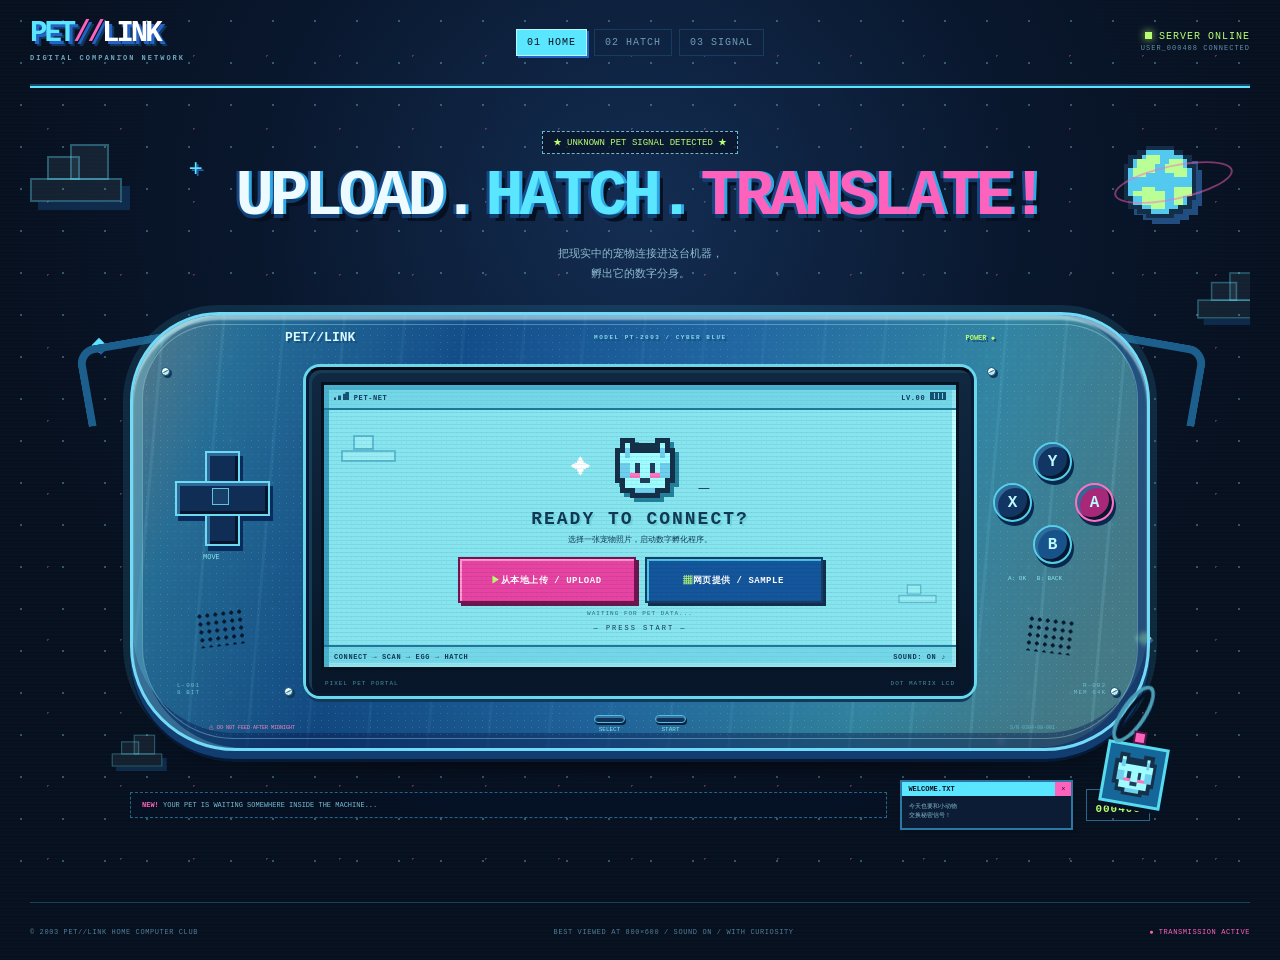
<file: index.html>
<!DOCTYPE html>
<html lang="zh-CN">
<head>
  <meta charset="UTF-8">
  <meta name="viewport" content="width=device-width, initial-scale=1.0">
  <meta name="description" content="2003 年风格的宠物翻译小游戏首页视觉 Demo。">
  <title>PET//LINK 2003 · 宠物翻译机</title>
  <link rel="stylesheet" href="./visual-demo.css">
  <script src="./flow-data.js" defer></script>
  <script src="./visual-demo.js" defer></script>
</head>
<body>
  <svg class="sprite-library" xmlns="http://www.w3.org/2000/svg" aria-hidden="true">
    <defs>
      <symbol id="pixel-pet" viewBox="0 0 64 64">
        <path fill="#15314a" d="M12 8h12v4h16V8h12v8h4v28h-4v8h-8v4H20v-4h-8v-8H8V16h4z"/>
        <path fill="#9ffcff" d="M16 12h4v8h24v-8h4v8h4v20h-4v8h-8v4H24v-4h-8v-8h-4V20h4z"/>
        <path fill="#6fd0ed" d="M16 16h4v8h-4zm28 0h4v8h-4zM12 28h8v12h-8zm32 0h8v12h-8zM24 48h16v4H24z"/>
        <path fill="#203f5c" d="M24 28h4v8h-4zm12 0h4v8h-4zm-8 12h8v4h-8z"/>
        <path fill="#ff74bf" d="M20 36h8v4h-8zm16 0h8v4h-8z"/>
      </symbol>
      <symbol id="pixel-earth" viewBox="0 0 72 72">
        <path fill="#152e48" d="M24 4h24v4h8v4h8v8h4v32h-4v8h-8v4h-8v4H24v-4h-8v-4H8v-8H4V20h4v-8h8V8h8z"/>
        <path fill="#53c9ef" d="M24 8h24v4h8v4h4v8h4v24h-4v8h-8v4h-8v4H28v-4h-8v-4h-8v-8H8V24h4v-8h8v-4h4z"/>
        <path fill="#b9ff96" d="M24 12h12v8h-4v8h-8v4H12v-8h4v-8h8zm20 4h12v8h4v8H48v-4h-8v-8h4zM20 40h12v4h8v16H28v-4h-8v-8h-8v-4h8zm28 0h16v8h-8v8h-8z"/>
      </symbol>
    </defs>
  </svg>

  <main class="site-shell">
    <header class="site-header">
      <a class="logo" href="./index.html" aria-label="PET LINK 2003 首页"><span>PET</span><i>//</i>LINK<small>DIGITAL COMPANION NETWORK</small></a>
      <nav aria-label="视觉 Demo 导航"><span class="nav-active">01 HOME</span><span>02 HATCH</span><span>03 SIGNAL</span></nav>
      <div class="online"><i></i> SERVER ONLINE<br><small>USER_000408 CONNECTED</small></div>
    </header>

    <section class="hero" aria-labelledby="demo-title">
      <div class="sky-decor" aria-hidden="true">
        <span class="cloud cloud-one"></span><span class="cloud cloud-two"></span><span class="cloud cloud-three"></span>
        <svg class="earth" viewBox="0 0 72 72" shape-rendering="crispEdges"><use href="#pixel-earth"/></svg>
        <span class="orbit"></span><span class="cross cross-one">+</span><span class="cross cross-two">+</span>
        <span class="pixel-star star-one">◆</span><span class="pixel-star star-two">◆</span>
      </div>

      <div class="hero-copy">
        <span class="eyebrow">★ UNKNOWN PET SIGNAL DETECTED ★</span>
        <h1 id="demo-title"><span>UPLOAD.</span><span>HATCH.</span><span>TRANSLATE!</span></h1>
        <p>把现实中的宠物连接进这台机器，<br>孵出它的数字分身。</p>
      </div>

      <div class="console-wrap">
        <span class="cable cable-left" aria-hidden="true"></span><span class="cable cable-right" aria-hidden="true"></span>
        <div class="console-shadow" aria-hidden="true"></div>
        <div class="console">
          <div class="plastic-noise" aria-hidden="true"></div>
          <div class="console-top" aria-hidden="true"><span>PET//LINK</span><small>MODEL PT-2003 / CYBER BLUE</small><i>POWER ●</i></div>

          <aside class="controls controls-left" aria-hidden="true">
            <span class="screw screw-a"></span><span class="screw screw-b"></span>
            <div class="dpad"><i></i></div><small>MOVE</small>
            <div class="speaker"></div><span class="side-code">L-001<br>8 BIT</span>
          </aside>

          <section class="screen-bezel" aria-label="掌机主屏幕">
            <div class="bezel-label"><span>PIXEL PET PORTAL</span><span>DOT MATRIX LCD</span></div>
            <div class="lcd">
              <div class="lcd-status"><span><i class="signal-bars"></i> PET-NET</span><span>LV.00 <i class="battery"></i></span></div>
              <div class="scan-area">
                <span class="screen-cloud screen-cloud-a" aria-hidden="true"></span><span class="screen-cloud screen-cloud-b" aria-hidden="true"></span>
                <div class="pet-signal" aria-hidden="true"><span class="spark">✦</span><svg viewBox="0 0 64 64" shape-rendering="crispEdges"><use href="#pixel-pet"/></svg><span class="cursor">_</span></div>
                <span class="ready-text">READY TO CONNECT?</span>
                <p>选择一张宠物照片，启动数字孵化程序。</p>
                <input class="pet-file-input" id="pet-file" type="file" accept="image/jpeg,image/png,image/webp">
                <div class="demo-actions" aria-label="宠物照片入口">
                  <label class="pixel-button primary" for="pet-file"><b>▶</b> 从本地上传 / UPLOAD</label>
                  <button class="pixel-button secondary sample-button" type="button"><b>▦</b> 网页提供 / SAMPLE</button>
                </div>
                <span class="upload-status" aria-live="polite">WAITING FOR PET DATA...</span>
                <span class="press-start">— PRESS START —</span>
              </div>
              <div class="lcd-footer"><span>CONNECT → SCAN → EGG → HATCH</span><span>SOUND: ON ♪</span></div>
            </div>
          </section>

          <aside class="controls controls-right" aria-hidden="true">
            <span class="screw screw-a"></span><span class="screw screw-b"></span>
            <div class="action-key key-y">Y</div><div class="action-key key-x">X</div><div class="action-key key-a">A</div><div class="action-key key-b">B</div>
            <small>A: OK&nbsp;&nbsp; B: BACK</small><div class="speaker"></div><span class="side-code">R-002<br>MEM 64K</span>
          </aside>
          <div class="mini-controls" aria-hidden="true"><span><i></i>SELECT</span><span><i></i>START</span></div>
          <span class="serial" aria-hidden="true">S/N 0304-08-001</span><span class="warning" aria-hidden="true">⚠ DO NOT FEED AFTER MIDNIGHT</span>
        </div>
        <div class="keychain" aria-hidden="true"><span class="chain"></span><span class="bead"></span><svg viewBox="0 0 64 64" shape-rendering="crispEdges"><use href="#pixel-pet"/></svg></div>
      </div>

      <div class="web-widgets" aria-hidden="true">
        <span class="marquee"><b>NEW!</b> YOUR PET IS WAITING SOMEWHERE INSIDE THE MACHINE...</span>
        <span class="mini-window"><b>WELCOME.TXT</b><i>×</i><small>今天也要和小动物<br>交换秘密信号！</small></span>
        <span class="counter">VISITORS<br><b>000408</b></span>
      </div>
    </section>

    <footer class="site-footer"><span>© 2003 PET//LINK HOME COMPUTER CLUB</span><span>BEST VIEWED AT 800×600 / SOUND ON / WITH CURIOSITY</span><span class="blink">● TRANSMISSION ACTIVE</span></footer>
  </main>
</body>
</html>
</file>
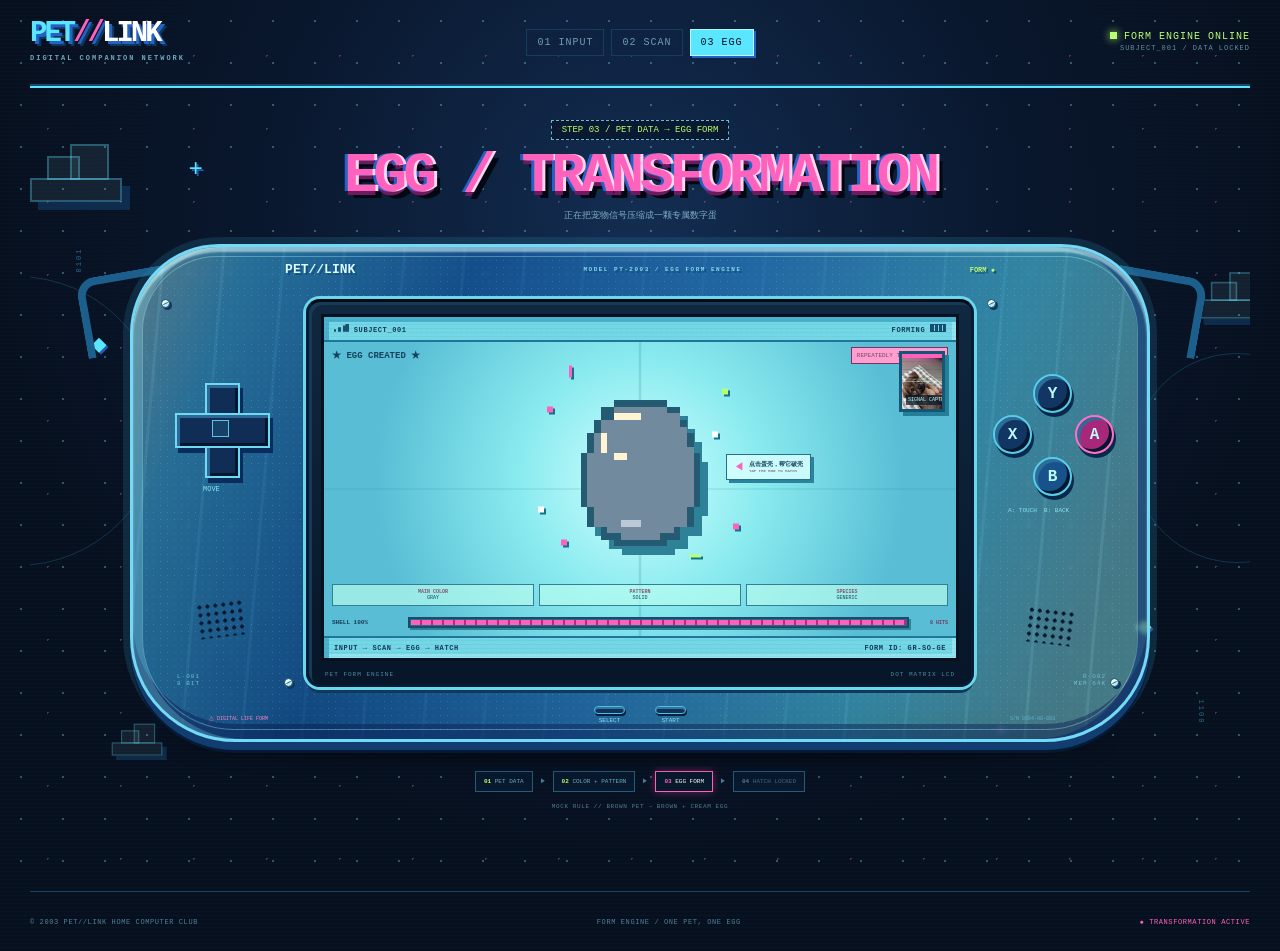
<file: egg-demo.html>
<!DOCTYPE html>
<html lang="zh-CN">
<head>
  <meta charset="UTF-8">
  <meta name="viewport" content="width=device-width, initial-scale=1.0">
  <meta name="description" content="PET LINK 宠物信息转化为专属像素蛋的视觉 Demo。">
  <title>PET//LINK 2003 · EGG TRANSFORMATION</title>
  <link rel="stylesheet" href="./visual-demo.css">
  <link rel="stylesheet" href="./egg-demo.css">
  <script src="./flow-data.js" defer></script>
  <script src="./egg-demo.js" defer></script>
</head>
<body>
  <main class="site-shell">
    <header class="site-header">
      <a class="logo" href="./index.html" aria-label="返回 PET LINK 2003 首页"><span>PET</span><i>//</i>LINK<small>DIGITAL COMPANION NETWORK</small></a>
      <nav aria-label="视觉 Demo 流程"><span>01 INPUT</span><span>02 SCAN</span><span class="nav-active">03 EGG</span></nav>
      <div class="online"><i></i> FORM ENGINE ONLINE<br><small>SUBJECT_001 / DATA LOCKED</small></div>
    </header>

    <section class="hero transform-hero" aria-labelledby="transform-title">
      <div class="sky-decor" aria-hidden="true">
        <span class="cloud cloud-one"></span><span class="cloud cloud-two"></span><span class="cloud cloud-three"></span>
        <span class="data-ring ring-one"></span><span class="data-ring ring-two"></span>
        <span class="data-pixel dp-one">0101</span><span class="data-pixel dp-two">1100</span>
        <span class="cross cross-one">+</span><span class="cross cross-two">+</span><span class="pixel-star star-one">◆</span><span class="pixel-star star-two">◆</span>
      </div>

      <div class="transform-heading">
        <span class="eyebrow">STEP 03 / PET DATA → EGG FORM</span>
        <h1 id="transform-title">EGG / TRANSFORMATION</h1>
        <p>正在把宠物信号压缩成一颗专属数字蛋</p>
      </div>

      <div class="console-wrap transform-console">
        <span class="cable cable-left" aria-hidden="true"></span><span class="cable cable-right" aria-hidden="true"></span>
        <div class="console-shadow" aria-hidden="true"></div>
        <div class="console">
          <div class="plastic-noise" aria-hidden="true"></div>
          <div class="console-top" aria-hidden="true"><span>PET//LINK</span><small>MODEL PT-2003 / EGG FORM ENGINE</small><i>FORM ●</i></div>

          <aside class="controls controls-left" aria-hidden="true">
            <span class="screw screw-a"></span><span class="screw screw-b"></span>
            <div class="dpad"><i></i></div><small>MOVE</small><div class="speaker"></div><span class="side-code">L-001<br>8 BIT</span>
          </aside>

          <section class="screen-bezel" aria-label="宠物变蛋主屏幕">
            <div class="bezel-label"><span>PET FORM ENGINE</span><span>DOT MATRIX LCD</span></div>
            <div class="lcd transform-lcd">
              <div class="lcd-status"><span><i class="signal-bars"></i> SUBJECT_001</span><span>FORMING <i class="battery"></i></span></div>
              <div class="transform-stage">
                <div class="source-photo" aria-hidden="true">
                  <img src="./assets/pet.jpeg" alt="" width="1200" height="1600">
                  <span class="photo-grid"></span><span class="photo-scan"></span><small class="photo-reading">READING PET DATA...</small><small class="photo-captured">SIGNAL CAPTURED</small>
                </div>

                <div class="extract-log" aria-hidden="true">
                  <span>EXTRACTING COLOR</span><i></i>
                  <span>EXTRACTING PATTERN</span><i></i>
                  <span>EXTRACTING SPECIES</span><i></i>
                </div>

                <div class="egg-particles" aria-hidden="true"><i></i><i></i><i></i><i></i><i></i><i></i><i></i><i></i></div>
                <button class="egg-button" type="button" aria-label="触摸专属宠物蛋进行孵化" aria-describedby="hatch-hint shell-status">
                  <svg class="egg-body" viewBox="0 0 160 196" shape-rendering="crispEdges" aria-hidden="true">
                    <path class="egg-shadow" fill="#255b72" d="M48 8h64v8h16v16h8v16h8v24h8v64h-8v24h-16v16h-16v8H48v-8H32v-16H16v-24H8V72h8V48h8V32h8V16h16z"/>
                    <path class="egg-base" fill="#f2deb0" d="M48 16h64v8h16v16h8v24h8v72h-8v24h-16v8h-16v8H56v-8H40v-8H24v-24H16V72h8V48h8V32h16z"/>
                    <path class="egg-pattern" fill="#bd825b" d="M40 32h24v16H48v16H32V48h8zm64 8h24v24h8v16h-24V64h-16V48h8zM24 88h32v16h16v16H56v16H32v-16H24zm80 32h32v16h-8v24h-24v-16H88v-16h16zM64 152h24v16H64z"/>
                    <path fill="#fff4d4" d="M48 24h32v8H48zM32 48h8v24h-8zm16 24h16v8H48z"/>
                    <path class="egg-crack crack-small" fill="none" stroke="#493c3e" stroke-width="7" d="M83 62l-17 23 20 15"/>
                    <path class="egg-crack crack-large" fill="none" stroke="#493c3e" stroke-width="7" d="M86 100l-17 22 19 17-11 25M70 121l-22 11M88 139l23 12"/>
                    <path class="egg-crack-highlight crack-small" fill="none" stroke="#fff4d4" stroke-width="3" d="M90 63L74 85l19 15"/>
                    <path class="egg-crack-highlight crack-large" fill="none" stroke="#fff4d4" stroke-width="3" d="M93 100l-16 22 18 17-10 22M69 127l-19 10M94 142l17 10"/>
                  </svg>
                </button>
                <div class="hatch-hint" id="hatch-hint" aria-live="polite"><i aria-hidden="true">◀</i><b>点击蛋壳，帮它破壳</b><span>TAP THE EGG TO HATCH</span></div>
                <div class="hatch-burst" aria-hidden="true"><i></i><i></i><i></i><i></i><i></i><i></i><i></i><i></i></div>
                <span class="hatch-message" aria-live="polite">HATCH!</span>
                <a class="enter-world pixel-button primary" href="./interaction-demo.html">▶ ENTER PET WORLD</a>

                <div class="egg-created"><b>★ EGG CREATED ★</b><span>REPEATEDLY TAP / 连续点击</span></div>
                <div class="egg-data"><span><b>MAIN COLOR</b> WARM BROWN</span><span><b>PATTERN</b> CREAM PATCH</span><span><b>SPECIES</b> DOG</span></div>
                <div class="shell-meter"><span class="shell-label" id="shell-status">SHELL 100%</span><i class="shell-track"><b class="shell-fill"></b></i><small>8 HITS</small></div>
              </div>
              <div class="lcd-footer"><span>INPUT → SCAN → <b>EGG</b> → HATCH</span><span>FORM ID: BR-CM-DG</span></div>
            </div>
          </section>

          <aside class="controls controls-right" aria-hidden="true">
            <span class="screw screw-a"></span><span class="screw screw-b"></span>
            <div class="action-key key-y">Y</div><div class="action-key key-x">X</div><div class="action-key key-a">A</div><div class="action-key key-b">B</div>
            <small>A: TOUCH&nbsp; B: BACK</small><div class="speaker"></div><span class="side-code">R-002<br>MEM 64K</span>
          </aside>
          <div class="mini-controls" aria-hidden="true"><span><i></i>SELECT</span><span><i></i>START</span></div>
          <span class="serial" aria-hidden="true">S/N 0304-08-003</span><span class="warning" aria-hidden="true">⚠ DIGITAL LIFE FORM</span>
        </div>
      </div>

      <div class="form-widgets" aria-hidden="true"><span><b>01</b> PET DATA</span><i>▶</i><span><b>02</b> COLOR + PATTERN</span><i>▶</i><span class="active"><b>03</b> EGG FORM</span><i>▶</i><span class="locked"><b>04</b> HATCH LOCKED</span></div>
      <p class="mock-note">MOCK RULE // BROWN PET → BROWN + CREAM EGG</p>
    </section>

    <footer class="site-footer"><span>© 2003 PET//LINK HOME COMPUTER CLUB</span><span>FORM ENGINE / ONE PET, ONE EGG</span><span class="blink">● TRANSFORMATION ACTIVE</span></footer>
  </main>
</body>
</html>
</file>
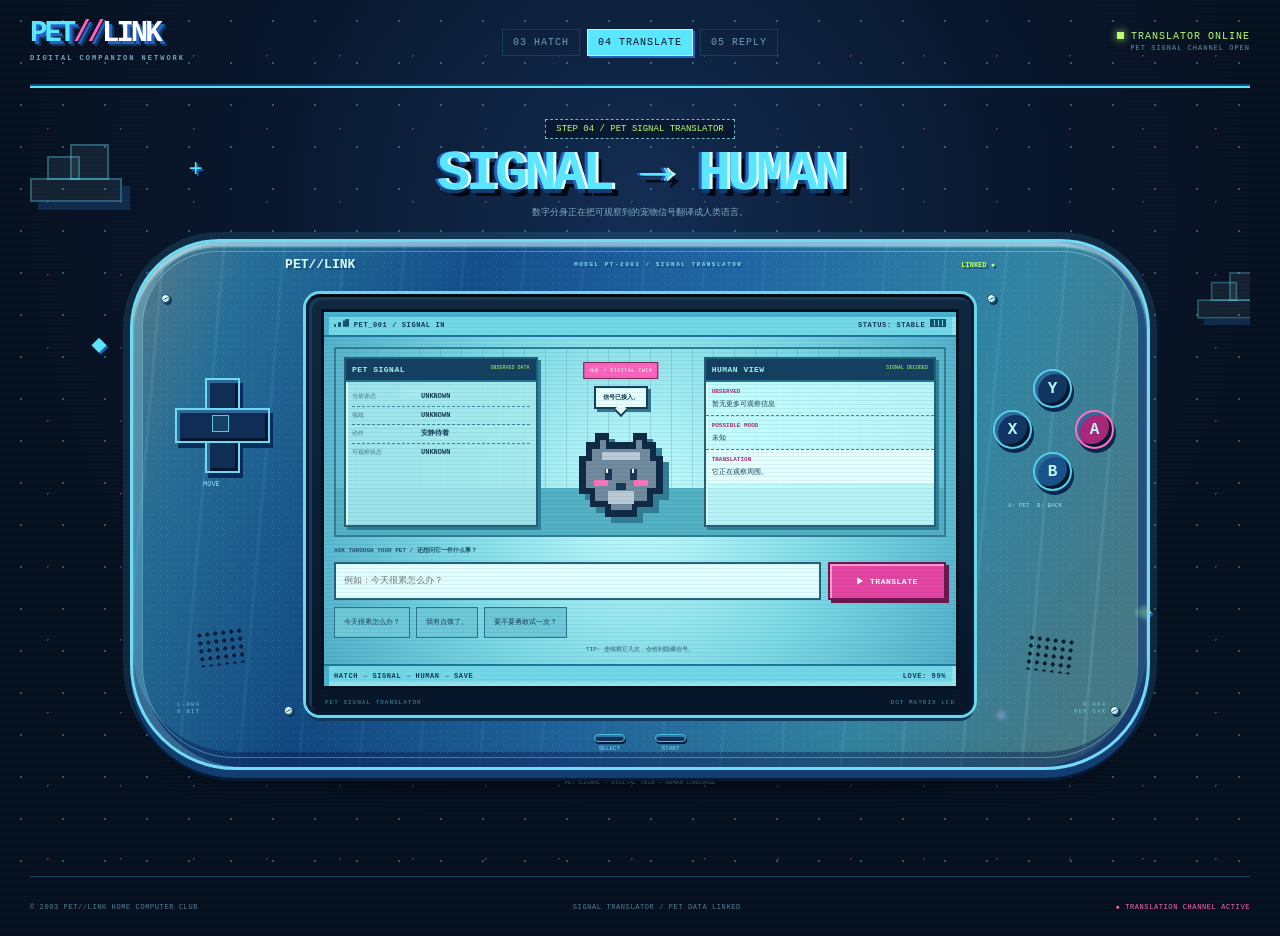
<file: interaction-demo.html>
<!DOCTYPE html><html lang="zh-CN"><head><meta charset="UTF-8"><meta name="viewport" content="width=device-width,initial-scale=1"><meta name="description" content="PET LINK 宠物信号翻译与数字分身页面。"><title>PET//LINK 2003 · SIGNAL TO HUMAN</title><link rel="stylesheet" href="./visual-demo.css"><link rel="stylesheet" href="./flow-pages.css"><script src="./flow-data.js" defer></script><script src="./interaction-demo.js" defer></script></head>
<body><main class="site-shell"><header class="site-header"><a class="logo" href="./index.html"><span>PET</span><i>//</i>LINK<small>DIGITAL COMPANION NETWORK</small></a><nav aria-label="流程"><span>03 HATCH</span><span class="nav-active">04 TRANSLATE</span><span>05 REPLY</span></nav><div class="online"><i></i> TRANSLATOR ONLINE<br><small>PET SIGNAL CHANNEL OPEN</small></div></header>
<section class="hero flow-hero" aria-labelledby="page-title"><div class="sky-decor" aria-hidden="true"><span class="cloud cloud-one"></span><span class="cloud cloud-two"></span><span class="cross cross-one">+</span><span class="cross cross-two">+</span><span class="pixel-star star-one">◆</span><span class="pixel-star star-two">◆</span></div><div class="flow-heading"><span class="eyebrow">STEP 04 / PET SIGNAL TRANSLATOR</span><h1 id="page-title">SIGNAL → HUMAN</h1><p>数字分身正在把可观察到的宠物信号翻译成人类语言。</p></div>
<div class="console-wrap flow-console"><div class="console-shadow" aria-hidden="true"></div><div class="console"><div class="plastic-noise" aria-hidden="true"></div><div class="console-top" aria-hidden="true"><span>PET//LINK</span><small>MODEL PT-2003 / SIGNAL TRANSLATOR</small><i>LINKED ●</i></div>
<aside class="controls controls-left" aria-hidden="true"><span class="screw screw-a"></span><span class="screw screw-b"></span><div class="dpad"><i></i></div><small>MOVE</small><div class="speaker"></div><span class="side-code">L-004<br>8 BIT</span></aside>
<section class="screen-bezel" aria-label="宠物信号翻译主屏幕"><div class="bezel-label"><span>PET SIGNAL TRANSLATOR</span><span>DOT MATRIX LCD</span></div><div class="lcd flow-lcd"><div class="lcd-status"><span><i class="signal-bars"></i> PET_001 / SIGNAL IN</span><span>STATUS: STABLE <i class="battery"></i></span></div><div class="flow-screen">
<div class="pet-room translation-room">
<aside class="signal-card pet-signal-card" aria-label="宠物可观察信号"><header><b>PET SIGNAL</b><small>OBSERVED DATA</small></header><dl><div><dt>当前姿态</dt><dd data-signal="pose">趴着</dd></div><div><dt>视线</dt><dd data-signal="gaze">看向主人</dd></div><div><dt>动作</dt><dd data-signal="action">轻微靠近</dd></div><div><dt>可观察状态</dt><dd data-signal="state">放松 / 关注</dd></div></dl></aside>
<div class="translator-avatar"><span class="translator-role">译者 / DIGITAL TWIN</span><span class="pet-bubble" aria-live="polite">信号已接入。</span><button class="pet-button" type="button" aria-label="戳一戳宠物数字分身"><img class="digital-pet" src="./assets/sprites/pixel-pet.svg" alt="负责转译宠物信号的数字分身"></button></div>
<aside class="signal-card human-signal-card" aria-label="人类可理解的宠物信号译文"><header><b>HUMAN VIEW</b><small>SIGNAL DECODED</small></header><p><b>OBSERVED</b><span data-signal="observed">身体放松、视线稳定、靠近人</span></p><p><b>POSSIBLE MOOD</b><span data-signal="mood">放松 / 好奇</span></p><p class="signal-translation"><b>TRANSLATION</b><span data-signal="translation">看起来心情还不错，顺便在观察你。</span></p></aside>
</div>
<form class="ask-panel"><label for="pet-question">ASK THROUGH YOUR PET / 还想问它一件什么事？</label><input id="pet-question" maxlength="80" placeholder="例如：今天很累怎么办？" required><button class="pixel-button primary translate-button" type="submit">▶ TRANSLATE</button><div class="quick-questions"><button type="button" data-question="今天很累怎么办？">今天很累怎么办？</button><button type="button" data-question="我有点饿了。">我有点饿了。</button><button type="button" data-question="要不要勇敢试一次？">要不要勇敢试一次？</button></div></form><p class="interaction-hint">TIP: 连续戳它几次，会收到隐藏信号。</p></div><div class="lcd-footer"><span>HATCH → <b>SIGNAL</b> → HUMAN → SAVE</span><span>LOVE: 99%</span></div></div></section>
<aside class="controls controls-right" aria-hidden="true"><span class="screw screw-a"></span><span class="screw screw-b"></span><div class="action-key key-y">Y</div><div class="action-key key-x">X</div><div class="action-key key-a">A</div><div class="action-key key-b">B</div><small>A: PET&nbsp; B: BACK</small><div class="speaker"></div><span class="side-code">R-004<br>MEM 64K</span></aside><div class="mini-controls" aria-hidden="true"><span><i></i>SELECT</span><span><i></i>START</span></div></div></div>
<p class="finish-note">PET SIGNAL → DIGITAL TWIN → HUMAN LANGUAGE</p></section><footer class="site-footer"><span>© 2003 PET//LINK HOME COMPUTER CLUB</span><span>SIGNAL TRANSLATOR / PET DATA LINKED</span><span class="blink">● TRANSLATION CHANNEL ACTIVE</span></footer></main></body></html>
</file>
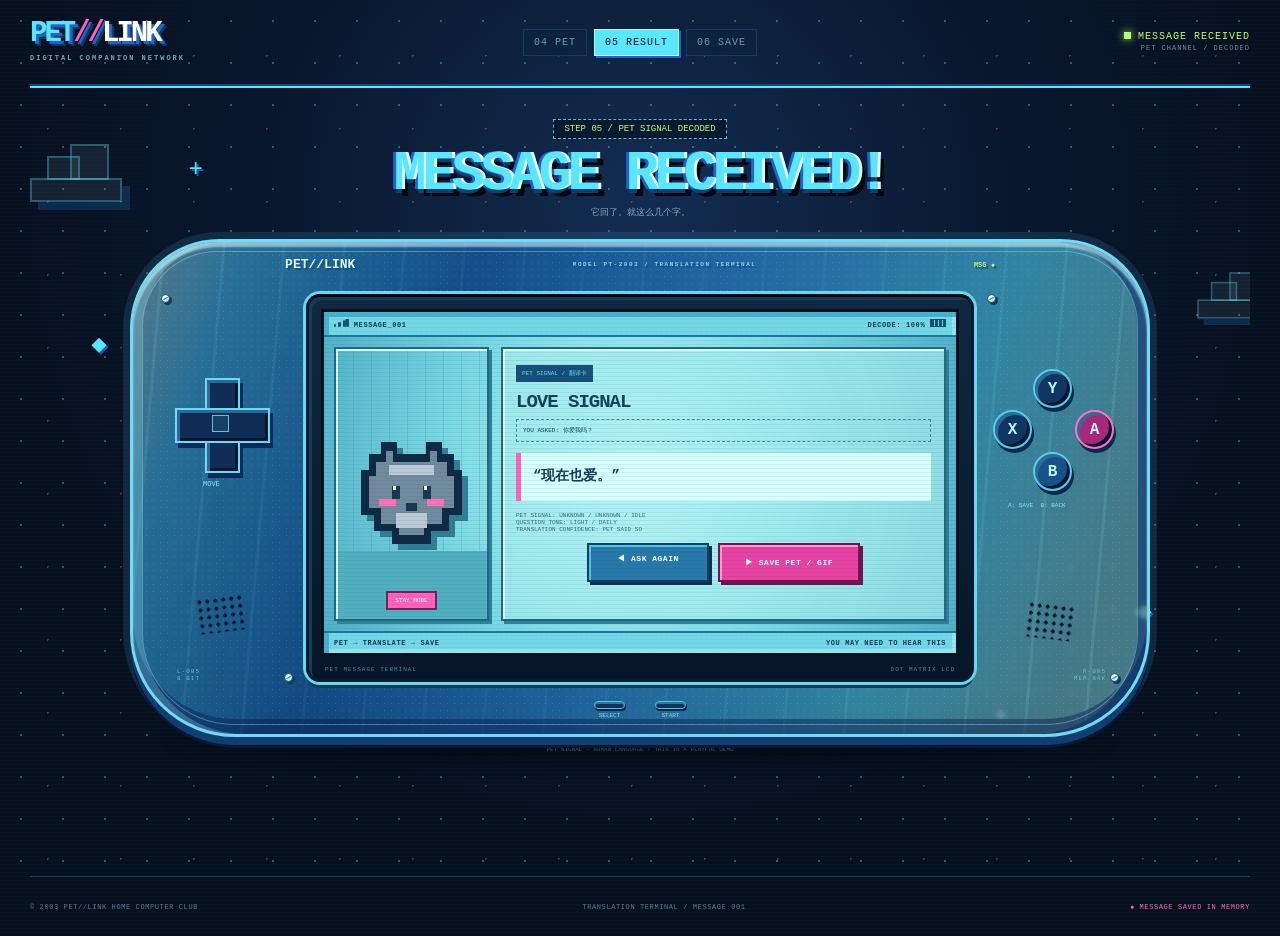
<file: result-demo.html>
<!DOCTYPE html><html lang="zh-CN"><head><meta charset="UTF-8"><meta name="viewport" content="width=device-width,initial-scale=1"><meta name="description" content="PET LINK 宠物情绪翻译结果。"><title>PET//LINK 2003 · TRANSLATION</title><link rel="stylesheet" href="./visual-demo.css"><link rel="stylesheet" href="./flow-pages.css"><script src="./flow-data.js" defer></script><script src="./result-demo.js" defer></script></head>
<body><main class="site-shell"><header class="site-header"><a class="logo" href="./index.html"><span>PET</span><i>//</i>LINK<small>DIGITAL COMPANION NETWORK</small></a><nav aria-label="流程"><span>04 PET</span><span class="nav-active">05 RESULT</span><span>06 SAVE</span></nav><div class="online"><i></i> MESSAGE RECEIVED<br><small>PET CHANNEL / DECODED</small></div></header>
<section class="hero flow-hero" aria-labelledby="page-title"><div class="sky-decor" aria-hidden="true"><span class="cloud cloud-one"></span><span class="cloud cloud-two"></span><span class="cross cross-one">+</span><span class="cross cross-two">+</span><span class="pixel-star star-one">◆</span><span class="pixel-star star-two">◆</span></div><div class="flow-heading"><span class="eyebrow">STEP 05 / PET SIGNAL DECODED</span><h1 id="page-title">MESSAGE RECEIVED!</h1><p>它回了。就这么几个字。</p></div>
<div class="console-wrap flow-console"><div class="console-shadow" aria-hidden="true"></div><div class="console"><div class="plastic-noise" aria-hidden="true"></div><div class="console-top" aria-hidden="true"><span>PET//LINK</span><small>MODEL PT-2003 / TRANSLATION TERMINAL</small><i>MSG ●</i></div>
<aside class="controls controls-left" aria-hidden="true"><span class="screw screw-a"></span><span class="screw screw-b"></span><div class="dpad"><i></i></div><small>MOVE</small><div class="speaker"></div><span class="side-code">L-005<br>8 BIT</span></aside>
<section class="screen-bezel" aria-label="翻译结果主屏幕"><div class="bezel-label"><span>PET MESSAGE TERMINAL</span><span>DOT MATRIX LCD</span></div><div class="lcd flow-lcd"><div class="lcd-status"><span><i class="signal-bars"></i> MESSAGE_001</span><span>DECODE: 100% <i class="battery"></i></span></div><div class="flow-screen result-screen">
<div class="result-pet pixel-panel"><img class="digital-pet" src="./assets/sprites/pixel-pet.svg" alt="正在回应的青蓝色像素宠物"><span class="action-badge">MAYBE MODE</span></div><article class="translation-card pixel-panel"><span class="signal-tag">PET SIGNAL / 翻译卡</span><h2>LOVE SIGNAL</h2><div class="question-readback">YOU ASKED: <span>你今天理我吗？</span></div><blockquote>“看心情。”</blockquote><small>DETECTED: 趴卧 / 看向主人 / 懒得解释<br>TRANSLATION CONFIDENCE: PET SAID SO</small><div class="flow-actions result-actions"><a class="pixel-button screen-back" href="./interaction-demo.html">◀ ASK AGAIN</a><a class="pixel-button primary save-pet" href="./share-demo.html">▶ SAVE PET / GIF</a></div></article>
</div><div class="lcd-footer"><span>PET → <b>TRANSLATE</b> → SAVE</span><span>YOU MAY NEED TO HEAR THIS</span></div></div></section>
<aside class="controls controls-right" aria-hidden="true"><span class="screw screw-a"></span><span class="screw screw-b"></span><div class="action-key key-y">Y</div><div class="action-key key-x">X</div><div class="action-key key-a">A</div><div class="action-key key-b">B</div><small>A: SAVE&nbsp; B: BACK</small><div class="speaker"></div><span class="side-code">R-005<br>MEM 64K</span></aside><div class="mini-controls" aria-hidden="true"><span><i></i>SELECT</span><span><i></i>START</span></div></div></div>
<p class="finish-note">PET SIGNAL → HUMAN LANGUAGE / THIS IS A PLAYFUL DEMO</p></section><footer class="site-footer"><span>© 2003 PET//LINK HOME COMPUTER CLUB</span><span>TRANSLATION TERMINAL / MESSAGE 001</span><span class="blink">● MESSAGE SAVED IN MEMORY</span></footer></main></body></html>
</file>
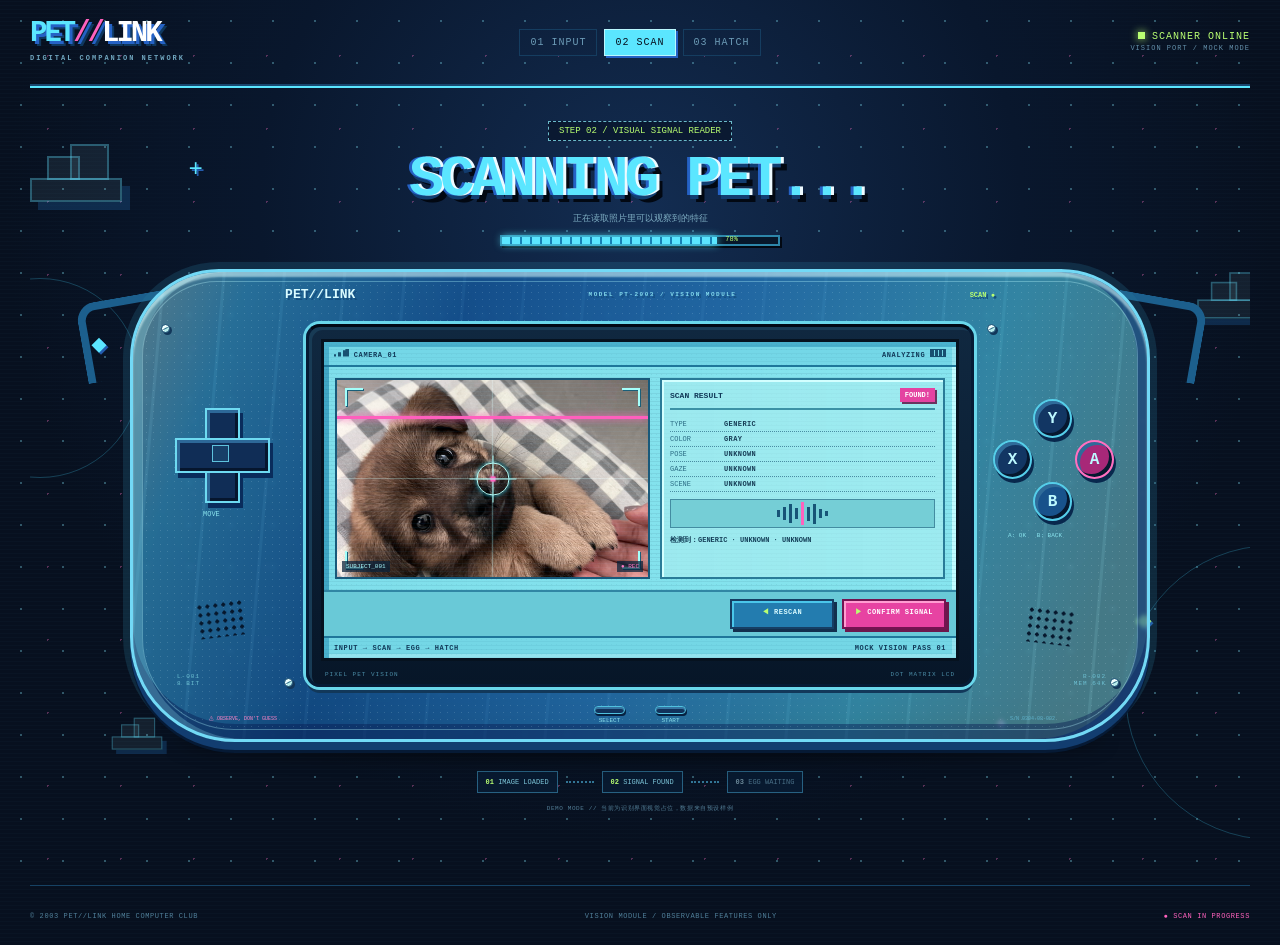
<file: scan-demo.html>
<!DOCTYPE html>
<html lang="zh-CN">
<head>
  <meta charset="UTF-8">
  <meta name="viewport" content="width=device-width, initial-scale=1.0">
  <meta name="description" content="PET LINK 宠物识别 SCAN 页面视觉 Demo。">
  <title>PET//LINK 2003 · SCAN</title>
  <link rel="stylesheet" href="./visual-demo.css">
  <link rel="stylesheet" href="./scan-demo.css">
  <script src="./flow-data.js" defer></script>
  <script src="./scan-demo.js" defer></script>
</head>
<body>
  <main class="site-shell">
    <header class="site-header">
      <a class="logo" href="./index.html" aria-label="返回 PET LINK 2003 首页"><span>PET</span><i>//</i>LINK<small>DIGITAL COMPANION NETWORK</small></a>
      <nav aria-label="视觉 Demo 流程"><span>01 INPUT</span><span class="nav-active">02 SCAN</span><span>03 HATCH</span></nav>
      <div class="online"><i></i> SCANNER ONLINE<br><small>VISION PORT / MOCK MODE</small></div>
    </header>

    <section class="hero scan-hero" aria-labelledby="scan-title">
      <div class="sky-decor" aria-hidden="true">
        <span class="cloud cloud-one"></span><span class="cloud cloud-two"></span><span class="cloud cloud-three"></span>
        <span class="radar-orbit orbit-one"></span><span class="radar-orbit orbit-two"></span>
        <span class="cross cross-one">+</span><span class="cross cross-two">+</span><span class="pixel-star star-one">◆</span><span class="pixel-star star-two">◆</span>
      </div>

      <div class="scan-heading">
        <span class="eyebrow">STEP 02 / VISUAL SIGNAL READER</span>
        <h1 id="scan-title">SCANNING PET...</h1>
        <p>正在读取照片里可以观察到的特征</p>
        <div class="progress-track" aria-label="扫描进度 78%"><i></i><span>78%</span></div>
      </div>

      <div class="console-wrap scan-console-wrap">
        <span class="cable cable-left" aria-hidden="true"></span><span class="cable cable-right" aria-hidden="true"></span>
        <div class="console-shadow" aria-hidden="true"></div>
        <div class="console">
          <div class="plastic-noise" aria-hidden="true"></div>
          <div class="console-top" aria-hidden="true"><span>PET//LINK</span><small>MODEL PT-2003 / VISION MODULE</small><i>SCAN ●</i></div>

          <aside class="controls controls-left" aria-hidden="true">
            <span class="screw screw-a"></span><span class="screw screw-b"></span>
            <div class="dpad"><i></i></div><small>MOVE</small><div class="speaker"></div><span class="side-code">L-001<br>8 BIT</span>
          </aside>

          <section class="screen-bezel" aria-label="宠物识别主屏幕">
            <div class="bezel-label"><span>PIXEL PET VISION</span><span>DOT MATRIX LCD</span></div>
            <div class="lcd scan-lcd">
              <div class="lcd-status"><span><i class="signal-bars"></i> CAMERA_01</span><span>ANALYZING <i class="battery"></i></span></div>
              <div class="scan-interface">
                <div class="camera-feed">
                  <img src="./assets/pet.jpeg" alt="趴在格子垫上、看向镜头的小狗" width="1200" height="1600">
                  <span class="view-corner vc-one"></span><span class="view-corner vc-two"></span><span class="view-corner vc-three"></span><span class="view-corner vc-four"></span>
                  <span class="crosshair" aria-hidden="true"><i></i></span><span class="scan-laser" aria-hidden="true"></span>
                  <span class="capture-bits" aria-hidden="true"><i></i><i></i><i></i><i></i><i></i><i></i><i></i><i></i></span>
                  <span class="captured-message" aria-live="polite">SIGNAL CAPTURED</span>
                  <span class="camera-id">SUBJECT_001</span><span class="camera-rec">● REC</span>
                </div>
                <div class="signal-readout">
                  <div class="readout-title"><span>SCAN RESULT</span><b>FOUND!</b></div>
                  <dl><div><dt>TYPE</dt><dd>DOG</dd></div><div><dt>COLOR</dt><dd>WARM BROWN</dd></div><div><dt>POSE</dt><dd>LYING</dd></div><div><dt>GAZE</dt><dd>CAMERA</dd></div><div><dt>SCENE</dt><dd>INDOOR</dd></div></dl>
                  <div class="signal-wave" aria-hidden="true"><i></i><i></i><i></i><i></i><i></i><i></i><i></i><i></i><i></i></div>
                  <p>检测到：幼犬 · 趴卧 · 抬头看向镜头</p>
                </div>
              </div>
              <div class="scan-actions"><a class="pixel-button secondary" href="./scan-demo.html"><b>◀</b> RESCAN</a><a class="pixel-button primary confirm-signal" href="./egg-demo.html"><b>▶</b> CONFIRM SIGNAL</a></div>
              <div class="lcd-footer"><span>INPUT → <b>SCAN</b> → EGG → HATCH</span><span>MOCK VISION PASS 01</span></div>
            </div>
          </section>

          <aside class="controls controls-right" aria-hidden="true">
            <span class="screw screw-a"></span><span class="screw screw-b"></span>
            <div class="action-key key-y">Y</div><div class="action-key key-x">X</div><div class="action-key key-a">A</div><div class="action-key key-b">B</div>
            <small>A: OK&nbsp;&nbsp; B: BACK</small><div class="speaker"></div><span class="side-code">R-002<br>MEM 64K</span>
          </aside>
          <div class="mini-controls" aria-hidden="true"><span><i></i>SELECT</span><span><i></i>START</span></div>
          <span class="serial" aria-hidden="true">S/N 0304-08-002</span><span class="warning" aria-hidden="true">⚠ OBSERVE, DON'T GUESS</span>
        </div>
      </div>

      <div class="scan-widgets" aria-hidden="true">
        <span><b>01</b> IMAGE LOADED</span><i></i><span><b>02</b> SIGNAL FOUND</span><i></i><span class="pending"><b>03</b> EGG WAITING</span>
      </div>
      <p class="mock-note">DEMO MODE // 当前为识别界面视觉占位，数据来自预设样例</p>
    </section>

    <footer class="site-footer"><span>© 2003 PET//LINK HOME COMPUTER CLUB</span><span>VISION MODULE / OBSERVABLE FEATURES ONLY</span><span class="blink">● SCAN IN PROGRESS</span></footer>
  </main>
</body>
</html>
</file>
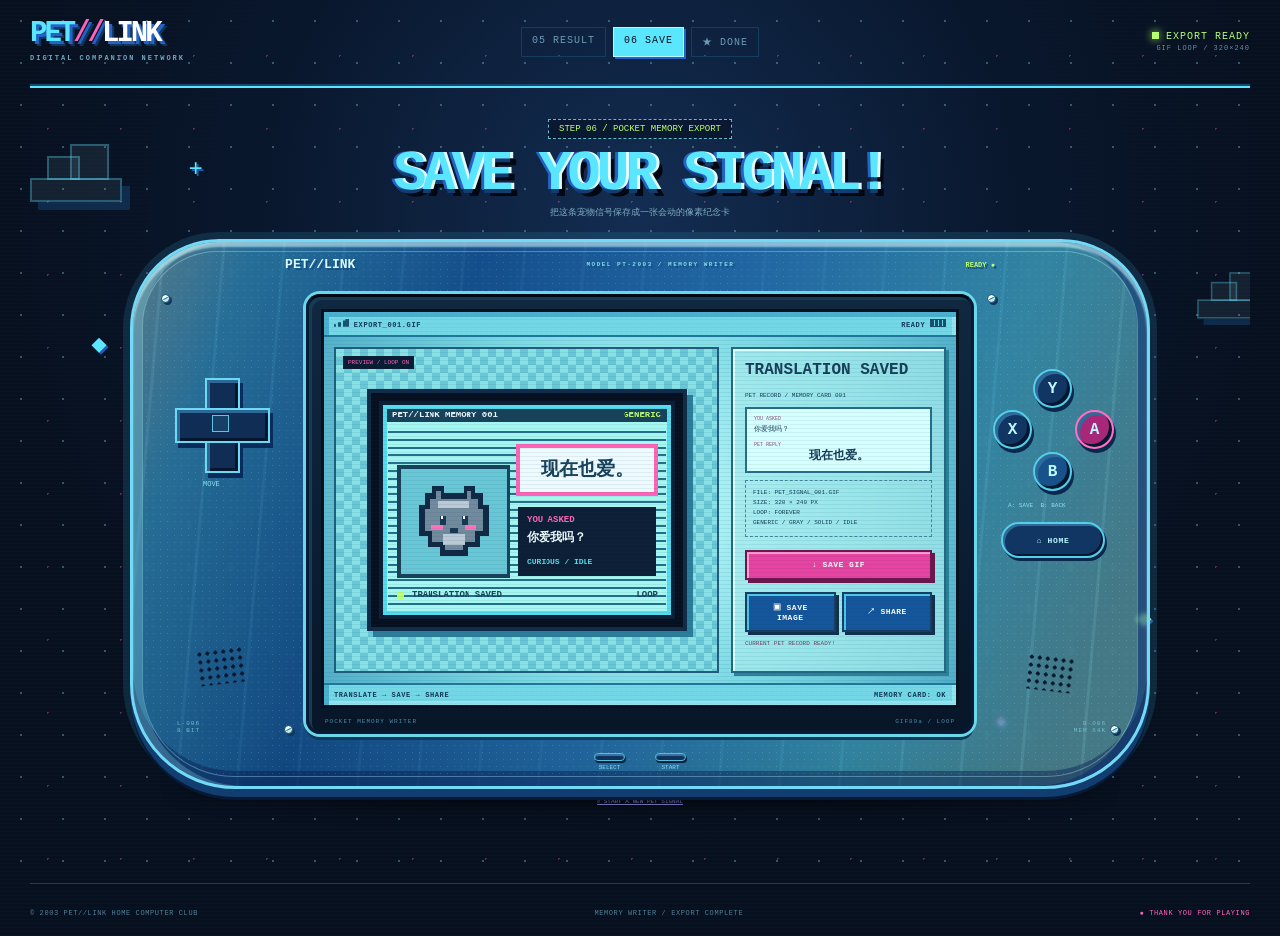
<file: share-demo.html>
<!DOCTYPE html><html lang="zh-CN"><head><meta charset="UTF-8"><meta name="viewport" content="width=device-width,initial-scale=1"><meta name="description" content="保存和分享 PET LINK 宠物翻译 GIF。"><title>PET//LINK 2003 · SAVE GIF</title><link rel="stylesheet" href="./visual-demo.css"><link rel="stylesheet" href="./flow-pages.css"><script src="./flow-data.js" defer></script><script src="./share-demo.js" defer></script></head>
<body><main class="site-shell"><header class="site-header"><a class="logo" href="./index.html"><span>PET</span><i>//</i>LINK<small>DIGITAL COMPANION NETWORK</small></a><nav aria-label="流程"><span>05 RESULT</span><span class="nav-active">06 SAVE</span><span>★ DONE</span></nav><div class="online"><i></i> EXPORT READY<br><small>GIF LOOP / 320×240</small></div></header>
<section class="hero flow-hero" aria-labelledby="page-title"><div class="sky-decor" aria-hidden="true"><span class="cloud cloud-one"></span><span class="cloud cloud-two"></span><span class="cross cross-one">+</span><span class="cross cross-two">+</span><span class="pixel-star star-one">◆</span><span class="pixel-star star-two">◆</span></div><div class="flow-heading"><span class="eyebrow">STEP 06 / POCKET MEMORY EXPORT</span><h1 id="page-title">SAVE YOUR SIGNAL!</h1><p>把这条宠物信号保存成一张会动的像素纪念卡</p></div>
<div class="console-wrap flow-console"><div class="console-shadow" aria-hidden="true"></div><div class="console"><div class="plastic-noise" aria-hidden="true"></div><div class="console-top" aria-hidden="true"><span>PET//LINK</span><small>MODEL PT-2003 / MEMORY WRITER</small><i>READY ●</i></div>
<aside class="controls controls-left" aria-hidden="true"><span class="screw screw-a"></span><span class="screw screw-b"></span><div class="dpad"><i></i></div><small>MOVE</small><div class="speaker"></div><span class="side-code">L-006<br>8 BIT</span></aside>
<section class="screen-bezel" aria-label="GIF 保存和分享主屏幕"><div class="bezel-label"><span>POCKET MEMORY WRITER</span><span>GIF89a / LOOP</span></div><div class="lcd flow-lcd"><div class="lcd-status"><span><i class="signal-bars"></i> EXPORT_001.GIF</span><span>READY <i class="battery"></i></span></div><div class="flow-screen share-screen">
<div class="gif-preview"><span>PREVIEW / LOOP ON</span><canvas class="export-canvas" width="320" height="240" aria-label="当前宠物与翻译结果的动态预览"></canvas></div><section class="save-panel pixel-panel"><h2>TRANSLATION SAVED</h2><p>PET RECORD / MEMORY CARD 001</p><div class="exported-copy"><span>YOU ASKED</span><p class="export-question">你今天理我吗？</p><span>PET REPLY</span><strong class="export-reply">看心情。</strong></div><div class="file-spec">FILE: PET_SIGNAL_001.GIF<br>SIZE: 320 × 240 PX<br>LOOP: FOREVER<br><span class="export-pet-data">DOG / WARM BROWN / CREAM PATCH</span></div><div class="share-panel-actions"><a class="pixel-button primary download-gif" download="pet-signal-001.gif" aria-disabled="true">↓ SAVE GIF</a><button class="pixel-button save-image" type="button">▣ SAVE IMAGE</button><button class="pixel-button share-button" type="button">↗ SHARE</button></div><span class="share-status" aria-live="polite">WRITING CURRENT PET RECORD...</span></section>
</div><div class="lcd-footer"><span>TRANSLATE → <b>SAVE</b> → SHARE</span><span>MEMORY CARD: OK</span></div></div></section>
<aside class="controls controls-right" aria-hidden="true"><span class="screw screw-a"></span><span class="screw screw-b"></span><div class="action-key key-y">Y</div><div class="action-key key-x">X</div><div class="action-key key-a">A</div><div class="action-key key-b">B</div><small>A: SAVE&nbsp; B: BACK</small><div class="speaker"></div><span class="side-code">R-006<br>MEM 64K</span></aside><button class="home-key" type="button" aria-label="清空本轮记录并返回首页">⌂ HOME</button><div class="mini-controls" aria-hidden="true"><span><i></i>SELECT</span><span><i></i>START</span></div></div></div>
<p class="finish-note"><a href="./index.html">↺ START A NEW PET SIGNAL</a></p></section><footer class="site-footer"><span>© 2003 PET//LINK HOME COMPUTER CLUB</span><span>MEMORY WRITER / EXPORT COMPLETE</span><span class="blink">● THANK YOU FOR PLAYING</span></footer></main></body></html>
</file>
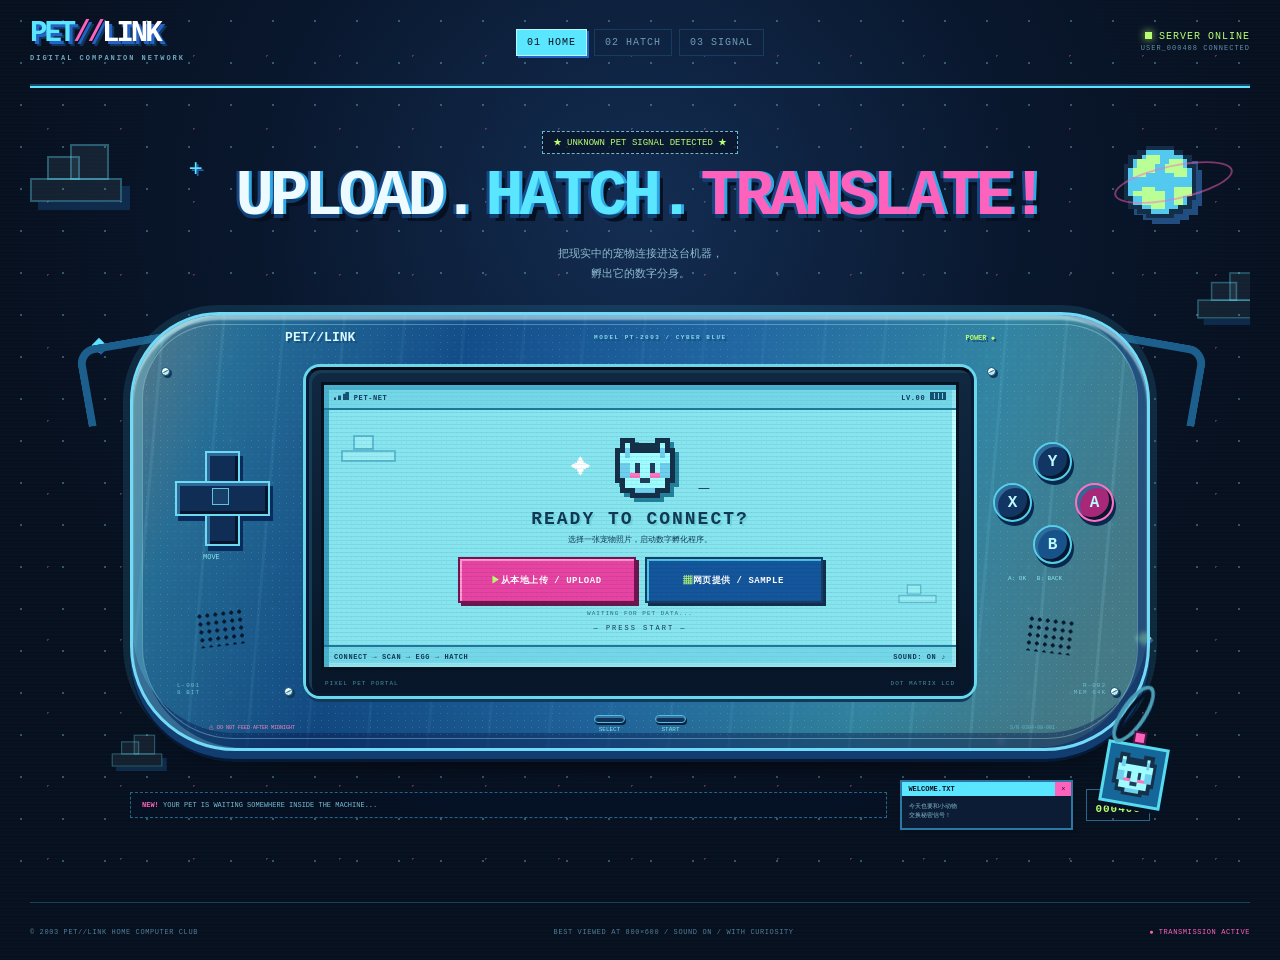
<file: visual-demo.html>
<!DOCTYPE html>
<html lang="zh-CN">
<head>
  <meta charset="UTF-8">
  <meta name="viewport" content="width=device-width, initial-scale=1.0">
  <meta name="description" content="2003 年风格的宠物翻译小游戏首页视觉 Demo。">
  <title>PET//LINK 2003 · 首页视觉 Demo</title>
  <link rel="stylesheet" href="./visual-demo.css">
  <script src="./flow-data.js" defer></script>
  <script src="./visual-demo.js" defer></script>
</head>
<body>
  <svg class="sprite-library" xmlns="http://www.w3.org/2000/svg" aria-hidden="true">
    <defs>
      <symbol id="pixel-pet" viewBox="0 0 64 64">
        <path fill="#15314a" d="M12 8h12v4h16V8h12v8h4v28h-4v8h-8v4H20v-4h-8v-8H8V16h4z"/>
        <path fill="#9ffcff" d="M16 12h4v8h24v-8h4v8h4v20h-4v8h-8v4H24v-4h-8v-8h-4V20h4z"/>
        <path fill="#6fd0ed" d="M16 16h4v8h-4zm28 0h4v8h-4zM12 28h8v12h-8zm32 0h8v12h-8zM24 48h16v4H24z"/>
        <path fill="#203f5c" d="M24 28h4v8h-4zm12 0h4v8h-4zm-8 12h8v4h-8z"/>
        <path fill="#ff74bf" d="M20 36h8v4h-8zm16 0h8v4h-8z"/>
      </symbol>
      <symbol id="pixel-earth" viewBox="0 0 72 72">
        <path fill="#152e48" d="M24 4h24v4h8v4h8v8h4v32h-4v8h-8v4h-8v4H24v-4h-8v-4H8v-8H4V20h4v-8h8V8h8z"/>
        <path fill="#53c9ef" d="M24 8h24v4h8v4h4v8h4v24h-4v8h-8v4h-8v4H28v-4h-8v-4h-8v-8H8V24h4v-8h8v-4h4z"/>
        <path fill="#b9ff96" d="M24 12h12v8h-4v8h-8v4H12v-8h4v-8h8zm20 4h12v8h4v8H48v-4h-8v-8h4zM20 40h12v4h8v16H28v-4h-8v-8h-8v-4h8zm28 0h16v8h-8v8h-8z"/>
      </symbol>
    </defs>
  </svg>

  <main class="site-shell">
    <header class="site-header">
      <a class="logo" href="./index.html" aria-label="PET LINK 2003 首页"><span>PET</span><i>//</i>LINK<small>DIGITAL COMPANION NETWORK</small></a>
      <nav aria-label="视觉 Demo 导航"><span class="nav-active">01 HOME</span><span>02 HATCH</span><span>03 SIGNAL</span></nav>
      <div class="online"><i></i> SERVER ONLINE<br><small>USER_000408 CONNECTED</small></div>
    </header>

    <section class="hero" aria-labelledby="demo-title">
      <div class="sky-decor" aria-hidden="true">
        <span class="cloud cloud-one"></span><span class="cloud cloud-two"></span><span class="cloud cloud-three"></span>
        <svg class="earth" viewBox="0 0 72 72" shape-rendering="crispEdges"><use href="#pixel-earth"/></svg>
        <span class="orbit"></span><span class="cross cross-one">+</span><span class="cross cross-two">+</span>
        <span class="pixel-star star-one">◆</span><span class="pixel-star star-two">◆</span>
      </div>

      <div class="hero-copy">
        <span class="eyebrow">★ UNKNOWN PET SIGNAL DETECTED ★</span>
        <h1 id="demo-title"><span>UPLOAD.</span><span>HATCH.</span><span>TRANSLATE!</span></h1>
        <p>把现实中的宠物连接进这台机器，<br>孵出它的数字分身。</p>
      </div>

      <div class="console-wrap">
        <span class="cable cable-left" aria-hidden="true"></span><span class="cable cable-right" aria-hidden="true"></span>
        <div class="console-shadow" aria-hidden="true"></div>
        <div class="console">
          <div class="plastic-noise" aria-hidden="true"></div>
          <div class="console-top" aria-hidden="true"><span>PET//LINK</span><small>MODEL PT-2003 / CYBER BLUE</small><i>POWER ●</i></div>

          <aside class="controls controls-left" aria-hidden="true">
            <span class="screw screw-a"></span><span class="screw screw-b"></span>
            <div class="dpad"><i></i></div><small>MOVE</small>
            <div class="speaker"></div><span class="side-code">L-001<br>8 BIT</span>
          </aside>

          <section class="screen-bezel" aria-label="掌机主屏幕">
            <div class="bezel-label"><span>PIXEL PET PORTAL</span><span>DOT MATRIX LCD</span></div>
            <div class="lcd">
              <div class="lcd-status"><span><i class="signal-bars"></i> PET-NET</span><span>LV.00 <i class="battery"></i></span></div>
              <div class="scan-area">
                <span class="screen-cloud screen-cloud-a" aria-hidden="true"></span><span class="screen-cloud screen-cloud-b" aria-hidden="true"></span>
                <div class="pet-signal" aria-hidden="true"><span class="spark">✦</span><svg viewBox="0 0 64 64" shape-rendering="crispEdges"><use href="#pixel-pet"/></svg><span class="cursor">_</span></div>
                <span class="ready-text">READY TO CONNECT?</span>
                <p>选择一张宠物照片，启动数字孵化程序。</p>
                <input class="pet-file-input" id="pet-file" type="file" accept="image/jpeg,image/png,image/webp">
                <div class="demo-actions" aria-label="宠物照片入口">
                  <label class="pixel-button primary" for="pet-file"><b>▶</b> 从本地上传 / UPLOAD</label>
                  <button class="pixel-button secondary sample-button" type="button"><b>▦</b> 网页提供 / SAMPLE</button>
                </div>
                <span class="upload-status" aria-live="polite">WAITING FOR PET DATA...</span>
                <span class="press-start">— PRESS START —</span>
              </div>
              <div class="lcd-footer"><span>CONNECT → SCAN → EGG → HATCH</span><span>SOUND: ON ♪</span></div>
            </div>
          </section>

          <aside class="controls controls-right" aria-hidden="true">
            <span class="screw screw-a"></span><span class="screw screw-b"></span>
            <div class="action-key key-y">Y</div><div class="action-key key-x">X</div><div class="action-key key-a">A</div><div class="action-key key-b">B</div>
            <small>A: OK&nbsp;&nbsp; B: BACK</small><div class="speaker"></div><span class="side-code">R-002<br>MEM 64K</span>
          </aside>
          <div class="mini-controls" aria-hidden="true"><span><i></i>SELECT</span><span><i></i>START</span></div>
          <span class="serial" aria-hidden="true">S/N 0304-08-001</span><span class="warning" aria-hidden="true">⚠ DO NOT FEED AFTER MIDNIGHT</span>
        </div>
        <div class="keychain" aria-hidden="true"><span class="chain"></span><span class="bead"></span><svg viewBox="0 0 64 64" shape-rendering="crispEdges"><use href="#pixel-pet"/></svg></div>
      </div>

      <div class="web-widgets" aria-hidden="true">
        <span class="marquee"><b>NEW!</b> YOUR PET IS WAITING SOMEWHERE INSIDE THE MACHINE...</span>
        <span class="mini-window"><b>WELCOME.TXT</b><i>×</i><small>今天也要和小动物<br>交换秘密信号！</small></span>
        <span class="counter">VISITORS<br><b>000408</b></span>
      </div>
    </section>

    <footer class="site-footer"><span>© 2003 PET//LINK HOME COMPUTER CLUB</span><span>BEST VIEWED AT 800×600 / SOUND ON / WITH CURIOSITY</span><span class="blink">● TRANSMISSION ACTIVE</span></footer>
  </main>
</body>
</html>
</file>
<file: visual-demo.css>
:root {
  color-scheme: dark;
  --night: #07101f;
  --navy: #0b1c35;
  --ink: #d9fbff;
  --cyan: #5be6ff;
  --cyan-2: #2fa8e5;
  --blue: #2562c5;
  --pink: #ff62bd;
  --lime: #b9ff72;
  --line: #153c63;
  --pixel: "Courier New", "PingFang SC", "Microsoft YaHei", monospace;
}
* { box-sizing: border-box; }
body {
  margin: 0;
  min-width: 320px;
  color: var(--ink);
  font-family: var(--pixel);
  background:
    radial-gradient(circle at 50% 22%, #132d52 0, #09172d 39%, transparent 65%),
    repeating-linear-gradient(0deg, transparent 0 3px, #58b8e006 3px 4px),
    var(--night);
  overflow-x: hidden;
}
body::before {
  content: "";
  position: fixed;
  inset: 0;
  pointer-events: none;
  opacity: .32;
  background: radial-gradient(#88ecff 1px, transparent 1px) 0 0 / 42px 42px, radial-gradient(#ff74c4 1px, transparent 1px) 11px 19px / 73px 73px;
}
svg { display: block; }
.sprite-library { position: absolute; width: 0; height: 0; overflow: hidden; }
.site-shell { width: min(1220px, calc(100% - 48px)); margin: 0 auto; position: relative; }
.site-header { min-height: 86px; display: grid; grid-template-columns: 1fr auto 1fr; align-items: center; gap: 28px; border-bottom: 2px solid #19476e; box-shadow: 0 2px var(--cyan); font-size: 10px; letter-spacing: 1px; }
.logo { color: white; text-decoration: none; font-size: 29px; font-weight: 900; letter-spacing: -3px; text-shadow: 3px 3px 0 var(--blue), 5px 5px 0 #0f375d; line-height: .75; }
.logo span { color: var(--cyan); }.logo i { color: var(--pink); font-style: normal; }.logo small { display: block; margin-top: 11px; color: #70a6bf; font-size: 7px; letter-spacing: 2px; text-shadow: none; }
.site-header nav { display: flex; gap: 7px; }.site-header nav span { padding: 7px 10px; color: #6c9bb6; border: 1px solid #153d60; }.site-header nav .nav-active { color: var(--night); background: var(--cyan); border-color: #baf8ff; box-shadow: 2px 2px 0 var(--blue); }
.online { justify-self: end; text-align: right; color: var(--lime); }.online i { display: inline-block; width: 7px; height: 7px; background: var(--lime); box-shadow: 0 0 8px var(--lime); }.online small { color: #638fa9; font-size: 7px; }
.hero { position: relative; min-height: 785px; padding: 45px 0 72px; }.sky-decor { position: absolute; inset: 0; pointer-events: none; overflow: hidden; }
.cloud { position: absolute; width: 92px; height: 24px; background: #c8f7ff12; border: 2px solid #55d5f452; box-shadow: 8px 8px 0 #1c57935e; }.cloud::before,.cloud::after { content: ""; position: absolute; bottom: 20px; border: inherit; background: inherit; }.cloud::before { left: 15px; width: 29px; height: 20px; }.cloud::after { right: 11px; width: 35px; height: 32px; }.cloud-one { left: 0; top: 92px; }.cloud-two { right: -30px; top: 211px; transform: scale(.8); }.cloud-three { left: 5%; bottom: 130px; transform: scale(.55); }
.earth { position: absolute; right: 4%; top: 55px; width: 82px; height: 82px; image-rendering: pixelated; filter: drop-shadow(6px 6px 0 #214d80); }.orbit { position: absolute; width: 121px; height: 35px; right: 1.3%; top: 79px; border: 2px solid #ff65bc7a; border-radius: 50%; transform: rotate(-12deg); }.cross,.pixel-star { position: absolute; color: var(--cyan); text-shadow: 2px 2px #235bad; }.cross-one { left: 13%; top: 70px; font-size: 24px; }.cross-two { right: 20%; bottom: 150px; color: var(--pink); font-size: 18px; }.star-one { left: 5%; top: 250px; }.star-two { right: 8%; bottom: 252px; color: var(--lime); }
.hero-copy { position: relative; text-align: center; z-index: 1; margin-bottom: 28px; }.eyebrow { display: inline-block; padding: 4px 10px; color: var(--lime); border: 1px dashed #6bbaca; font-size: 9px; background: #09162cc7; }
h1 { margin: 13px 0 9px; font-size: clamp(35px, 5vw, 64px); line-height: .95; letter-spacing: -4px; font-weight: 900; text-transform: uppercase; }.hero-copy h1 span { display: inline-block; margin: 0 .07em; color: #edfaff; text-shadow: 3px 0 var(--cyan-2), -3px 0 #164783, 0 4px 0 #123d70, 6px 7px 0 #061020; }.hero-copy h1 span:nth-child(2) { color: var(--cyan); }.hero-copy h1 span:nth-child(3) { color: var(--pink); }
.hero-copy p { margin: 17px 0 0; color: #8ebbd0; font-size: 11px; line-height: 1.8; }
.console-wrap { position: relative; z-index: 2; width: min(100%, 1020px); margin: 0 auto; }.console-shadow { position: absolute; left: 5%; right: 5%; bottom: -15px; height: 42px; background: #000a; filter: blur(11px); border-radius: 50%; }
.console { position: relative; min-height: 415px; display: grid; grid-template-columns: 132px minmax(0, 1fr) 132px; gap: 13px; padding: 52px 28px 52px; border: 3px solid #72d9f6; border-radius: 89px 89px 105px 105px; background: linear-gradient(111deg,#b9f6ff75 0,#3aa7dd9c 10%,#1761aab3 29%,#277abdc7 52%,#48bee0a8 75%,#8ef4ff75 92%), repeating-linear-gradient(95deg,transparent 0 29px,#b8f7ff1d 30px 32px,transparent 33px 60px); box-shadow: inset 0 5px 2px #d9fdff8f,inset 9px 0 #a6f4ff3b,inset -10px 0 #082b7085,inset 0 -15px #071b5170,0 8px 0 #123d70,0 11px 0 #061a35,0 0 0 7px #2b7ea13b; backdrop-filter: blur(2px); }
.plastic-noise { position: absolute; inset: 9px; border: 1px solid #aaf7ff57; border-radius: 75px 75px 92px 92px; background: radial-gradient(#d6fbff26 .7px,transparent 1px) 0 0/7px 7px; pointer-events: none; mix-blend-mode: screen; }.console-top { position: absolute; top: 15px; left: 15%; right: 15%; display: flex; justify-content: space-between; align-items: center; color: #d9fbff; font-size: 13px; font-weight: bold; text-shadow: 2px 2px #144f80; }.console-top small { font-size: 6px; letter-spacing: 1.5px; color: #83d9ec; }.console-top i { font-size: 7px; color: var(--lime); font-style: normal; }
.controls { position: relative; z-index: 1; }.screw { position: absolute; width: 9px; height: 9px; border-radius: 50%; background: #b8edec; border: 1px solid #184970; box-shadow: inset 2px 2px #f0ffff,2px 2px #12375a; }.screw::after { content:""; position:absolute; left:1px; right:1px; top:3px; height:1px; background:#296280; transform:rotate(-28deg); }.screw-a { top: 0; left: 0; }.screw-b { bottom: 0; right: 0; }
.dpad { position: absolute; width: 91px; height: 91px; top: 84px; left: 14px; filter: drop-shadow(3px 5px 0 #092c5c); }.dpad::before,.dpad::after { content:""; position:absolute; background:#102d56; border:2px solid #6edaf1; box-shadow:inset 3px 3px #2d6898,inset -3px -3px #06162e; }.dpad::before { width:31px; height:91px; left:30px; }.dpad::after { width:91px; height:31px; top:30px; }.dpad i { position:absolute; z-index:1; width:17px; height:17px; left:37px; top:37px; border:1px solid #5ec3de; background:#173f68; }.controls-left>small { position:absolute; top:186px; left:42px; color:#8be5ef; font-size:7px; }.speaker { position:absolute; width:48px; height:36px; bottom:50px; left:36px; background:radial-gradient(#06172c 1.6px,transparent 2px) 0 0/8px 8px; transform:rotate(-7deg); }.side-code { position:absolute; bottom:0; left:16px; font-size:6px; color:#6ec1d3; letter-spacing:1px; }
.screen-bezel { position:relative; z-index:2; padding:12px 12px 23px; border:3px solid #061b35; border-top-color:#020915; border-radius:14px; background:linear-gradient(#102840,#071628); box-shadow:0 0 0 3px #6ad7eb,inset 3px 3px #183b55,0 6px #12385a; }.bezel-label { display:flex; justify-content:space-between; position:absolute; bottom:6px; left:16px; right:16px; font-size:6px; color:#4b8ca6; letter-spacing:1px; }
.lcd { position:relative; min-height:284px; overflow:hidden; border:3px solid #06121f; background:#87e5ef; color:#113958; box-shadow:inset 5px 5px #399fc0,inset -4px -4px #bffcff; }.lcd::after { content:""; position:absolute; inset:0; pointer-events:none; background:repeating-linear-gradient(transparent 0 3px,#082f4e13 3px 4px),radial-gradient(#0b4c6814 .8px,transparent 1px) 0 0/5px 5px; mix-blend-mode:multiply; }.lcd-status,.lcd-footer { position:relative; z-index:2; display:flex; align-items:center; justify-content:space-between; height:25px; padding:0 10px; font-size:7px; font-weight:bold; letter-spacing:.6px; background:#5ec6dc75; }.lcd-status { border-bottom:2px solid #1f769a; }.lcd-footer { height:22px; border-top:2px solid #1f769a; }.signal-bars { display:inline-block; width:15px; height:8px; background:linear-gradient(90deg,#185171 0 2px,transparent 2px 4px,#185171 4px 7px,transparent 7px 9px,#185171 9px 13px); clip-path:polygon(0 100%,0 70%,24% 70%,24% 45%,50% 45%,50% 22%,76% 22%,76% 0,100% 0,100% 100%); }.battery { display:inline-block; width:16px; height:8px; border:1px solid #164e70; background:repeating-linear-gradient(90deg,#174f70 0 3px,transparent 3px 4px); }
.scan-area { position:relative; min-height:235px; display:flex; flex-direction:column; align-items:center; justify-content:center; padding:12px 14px 9px; text-align:center; overflow:hidden; }.screen-cloud { position:absolute; width:55px; height:12px; border:2px solid #3b9cb9; background:#a5f5f7; opacity:.55; }.screen-cloud::before { content:""; position:absolute; left:10px; bottom:10px; width:17px; height:11px; border:inherit; background:inherit; }.screen-cloud-a { left:17px; top:40px; }.screen-cloud-b { right:11px; bottom:40px; transform:scale(.7); }.pet-signal { height:83px; display:flex; align-items:center; gap:14px; }.pet-signal svg { width:80px; height:80px; image-rendering:pixelated; filter:drop-shadow(4px 4px #24819b); }.spark { color:#fff; font-size:20px; }.cursor { align-self:flex-end; margin-bottom:17px; font-size:18px; animation:blink 1s steps(1) infinite; }.ready-text { display:block; font-size:18px; font-weight:900; letter-spacing:2px; text-shadow:2px 2px #73d7df; }.scan-area p { margin:5px 0 12px; font-size:8px; }.pet-file-input{position:absolute;width:1px;height:1px;opacity:0;pointer-events:none}.demo-actions { display:flex; gap:9px; justify-content:center; }.pixel-button { min-width:130px; padding:8px 11px; border:2px solid #163e64; background:#14569c; color:white; box-shadow:inset 2px 2px #4ac6ea,3px 3px #12304e; font-family:var(--pixel);font-size:8px;line-height:normal;font-weight:bold;letter-spacing:.5px;text-decoration:none;cursor:pointer;text-align:center}.pixel-button:hover { filter:brightness(1.12); }.pixel-button:active { transform:translate(2px,2px); box-shadow:inset 2px 2px #4ac6ea,1px 1px #12304e; }.pixel-button:focus-visible,.pet-file-input:focus-visible + .demo-actions label { outline:2px solid var(--lime); outline-offset:3px; }.pixel-button.primary { background:#e743a2; border-color:#741351; box-shadow:inset 2px 2px #ff9dd1,3px 3px #6c174c; }.pixel-button b { color:var(--lime); }.upload-status{margin-top:7px;color:#31697d;font-size:6px;letter-spacing:1px}.press-start { margin-top:7px; font-size:7px; letter-spacing:2px; animation:blink 1.2s steps(2) infinite; }
.scan-area .demo-actions .pixel-button{min-width:178px;min-height:46px;padding:12px 15px;display:inline-flex;align-items:center;justify-content:center;font-size:9px;touch-action:manipulation}
.action-key { position:absolute; width:39px; height:39px; display:grid; place-items:center; border:2px solid #55cee9; border-radius:50%; background:#123663; color:#bdf9ff; font-weight:bold; box-shadow:inset 3px 3px #2f6b99,inset -3px -3px #06182f,2px 4px #08284d; }.key-y { top:75px; left:46px; }.key-x { top:116px; left:6px; }.key-a { top:116px; right:5px; background:#a72878; border-color:#ff71c1; }.key-b { top:158px; left:46px; background:#18528b; }.controls-right>small { position:absolute; top:208px; left:21px; font-size:6px; color:#8be5ef; }.controls-right .speaker { bottom:43px; left:39px; transform:rotate(7deg); }.controls-right .side-code { left:auto; right:13px; text-align:right; }
.mini-controls { position:absolute; left:0; right:0; bottom:15px; display:flex; justify-content:center; gap:30px; font-size:6px; color:#8be0eb; text-align:center; }.mini-controls i { display:block; width:31px; height:8px; margin:0 auto 3px; border:1px solid #4fc1df; border-radius:6px; background:#11325b; box-shadow:inset 0 2px #3574a1,1px 2px #062140; }.serial { position:absolute; bottom:17px; right:92px; font-size:5px; color:#61b4cc; }.warning { position:absolute; bottom:17px; left:76px; font-size:5px; color:#ff84c7; }
.cable { position:absolute; z-index:-1; top:28px; width:90px; height:80px; border-top:8px solid #1c5f8d; }.cable-left { left:-49px; border-left:8px solid #1c5f8d; border-radius:19px 0 0; transform:rotate(-10deg); }.cable-right { right:-52px; border-right:8px solid #1c5f8d; border-radius:0 19px 0 0; transform:rotate(10deg); }.keychain { position:absolute; width:62px; right:-15px; bottom:-55px; transform:rotate(10deg); filter:drop-shadow(4px 4px #051225); }.keychain svg { width:62px; height:62px; image-rendering:pixelated; background:#166799; border:3px solid #59dbef; }.chain { position:absolute; width:26px; height:66px; left:7px; bottom:58px; border:4px solid #499db5; border-radius:50%; transform:rotate(24deg); }.bead { position:absolute; width:13px; height:13px; left:24px; top:-13px; background:var(--pink); border:2px solid #4d1645; }
.web-widgets { width:min(100%,1020px); margin:29px auto 0; display:grid; grid-template-columns:1fr auto auto; gap:13px; align-items:center; font-size:7px; }.marquee { padding:8px 11px; color:#77bbd1; border:1px dashed #26628a; background:#061326c7; overflow:hidden; white-space:nowrap; }.marquee b { color:var(--pink); }.mini-window { position:relative; display:grid; grid-template-columns:1fr auto; width:173px; border:2px solid #2c78a5; background:#0b1c34; box-shadow:3px 3px #05101d; }.mini-window b { padding:3px 6px; color:#061221; background:var(--cyan); }.mini-window i { padding:3px 6px; font-style:normal; background:var(--pink); color:#341025; }.mini-window small { grid-column:1/-1; padding:7px; color:#83bdd1; line-height:1.5; }.counter { padding:5px 8px; border:1px solid #2b668c; text-align:center; color:#6ca8bd; }.counter b { font-size:11px; color:var(--lime); letter-spacing:1px; }
.site-footer { min-height:60px; display:flex; justify-content:space-between; align-items:center; gap:20px; padding:15px 0; border-top:1px solid #164264; color:#507f99; font-size:7px; letter-spacing:.6px; }.blink { color:var(--pink); animation:blink 1s steps(1) infinite; }
@keyframes blink { 50% { opacity:0; } }
@media (prefers-reduced-motion:no-preference) { .pet-signal svg { animation:pet-hop 2.8s steps(2,end) infinite; } .earth { animation:earth-float 5s steps(3,end) infinite; } @keyframes pet-hop { 0%,65%,100%{transform:translateY(0)}75%,90%{transform:translateY(-4px)} } @keyframes earth-float { 50%{transform:translateY(-7px)} } }
@media (max-width:850px) { .site-shell{width:min(100% - 28px,760px)}.site-header{grid-template-columns:1fr auto}.site-header nav{display:none}.hero{padding-top:36px}.console{grid-template-columns:84px minmax(0,1fr) 84px;padding-inline:18px}.console-top{left:13%;right:13%}.controls-left .dpad{left:1px;transform:scale(.68);transform-origin:left center}.controls-left>small{left:24px}.speaker{left:20px}.key-y,.key-b{left:25px}.key-x{left:-4px}.key-a{right:-5px}.controls-right>small{left:1px}.controls-right .speaker{left:22px}.serial,.warning{display:none}.hero-copy h1 span{margin-inline:.02em}.earth{width:62px;top:62px}.orbit{width:88px;right:1%;top:77px}}
@media (max-width:590px) { .site-shell{width:calc(100% - 20px)}.site-header{min-height:74px;gap:8px}.logo{font-size:23px}.logo small{font-size:5px;letter-spacing:1px}.online{font-size:7px}.online small{font-size:5px}.hero{min-height:710px;padding-top:27px}.earth,.orbit,.cloud-one,.cross-one{display:none}.hero-copy{margin-bottom:24px}.eyebrow{font-size:6px}.hero-copy h1{font-size:clamp(30px,10vw,47px);letter-spacing:-4px;line-height:1}.hero-copy h1 span{display:block;width:max-content;margin:0 auto}.hero-copy p{font-size:9px;margin-top:14px}.console-wrap{width:100%}.console{min-height:431px;grid-template-columns:46px minmax(0,1fr) 46px;gap:5px;padding:48px 9px 50px;border-radius:45px 45px 58px 58px;border-width:2px}.plastic-noise{border-radius:37px 37px 49px 49px}.console-top{left:12%;right:12%;top:15px;font-size:9px}.console-top small{display:none}.console-top i{font-size:5px}.screen-bezel{padding:7px 7px 19px;border-width:2px}.lcd{min-height:307px;border-width:2px}.scan-area{min-height:258px;padding-inline:6px}.pet-signal{height:88px}.pet-signal svg{width:78px}.ready-text{font-size:13px;letter-spacing:1px}.scan-area p{font-size:7px;line-height:1.6;max-width:190px}.demo-actions{flex-direction:column;width:min(100%,188px);gap:8px}.pixel-button{min-width:0;width:100%;padding:7px}.scan-area .demo-actions .pixel-button{min-width:0;min-height:48px;padding:12px 9px;font-size:8px}.press-start{font-size:6px}.lcd-status,.lcd-footer{font-size:5px;padding-inline:5px}.lcd-footer span:first-child{max-width:133px}.bezel-label{font-size:4px;left:8px;right:8px}.dpad{top:110px!important;left:-5px!important;transform:scale(.42)!important}.controls-left>small{top:157px;left:10px;font-size:5px}.speaker{width:24px;height:25px;left:7px!important;bottom:72px!important;background-size:6px 6px}.side-code{font-size:4px;left:5px}.action-key{width:24px;height:24px;font-size:9px;border-width:1px}.key-y{top:99px;left:12px}.key-x{top:129px;right:auto!important;left:-2px}.key-a{top:129px;right:-2px}.key-b{top:159px;left:12px}.controls-right>small{display:none}.controls-right .side-code{right:4px}.screw{width:6px;height:6px}.mini-controls{gap:16px;bottom:15px}.mini-controls i{width:23px;height:6px}.web-widgets{grid-template-columns:1fr auto;margin-top:23px}.mini-window{display:none}.marquee{font-size:5px;padding:7px}.counter{font-size:5px}.counter b{font-size:8px}.keychain{right:0;transform:rotate(10deg) scale(.72);transform-origin:bottom right}.site-footer{flex-wrap:wrap;gap:8px;font-size:5px;padding:12px 3px}.site-footer span:nth-child(2){display:none}.cloud-two{right:-55px}}
</file>
<file: egg-demo.css>
/* EGG / TRANSFORMATION extends the locked PET//LINK design system. */
.transform-hero { min-height: 805px; padding-top: 33px; }
.transform-heading { position:relative; z-index:2; text-align:center; margin-bottom:22px; }
.transform-heading h1 { margin:10px 0 6px; color:var(--pink); font-size:clamp(33px,4.7vw,56px); letter-spacing:-4px; text-shadow:3px 0 #ffd6ee,-3px 0 var(--blue),0 4px #6d1b61,6px 7px #020812; }
.transform-heading p { margin:0; color:#7faec3; font-size:9px; }
.transform-console .console { min-height:472px; }
.transform-lcd { min-height:341px; }
.transform-stage { position:relative; z-index:1; min-height:294px; overflow:hidden; display:flex; flex-direction:column; align-items:center; justify-content:center; padding:8px 12px 12px; background:radial-gradient(circle at 50% 47%,#d2ffff 0,#8aebef 34%,#59bed5 75%); }
.transform-stage::before { content:""; position:absolute; inset:0; pointer-events:none; background:linear-gradient(90deg,transparent 49.7%,#247c9a44 50%,transparent 50.3%),linear-gradient(transparent 49.7%,#247c9a44 50%,transparent 50.3%); }
.source-photo { position:absolute; z-index:4; width:126px; height:168px; left:calc(50% - 63px); top:30px; border:3px solid #165674; box-shadow:4px 4px #247d99; overflow:hidden; transform-origin:center; animation:photo-extract 1.08s steps(12,end) forwards; }
.source-photo img { width:100%; height:100%; object-fit:cover; object-position:50% 61%; }
.photo-grid { position:absolute; inset:0; background:linear-gradient(90deg,transparent 49%,#aaffff70 50%,transparent 51%),linear-gradient(transparent 49%,#aaffff70 50%,transparent 51%),repeating-linear-gradient(transparent 0 7px,#0d456326 7px 8px); }
.photo-scan { position:absolute; left:0; right:0; top:0; height:4px; background:var(--pink); box-shadow:0 0 8px var(--pink); animation:photo-line .55s steps(7,end) 2; }.source-photo small{position:absolute;left:4px;bottom:4px;padding:2px;background:#071a2bbb;color:#c4ffff;font-size:5px;white-space:nowrap}.photo-captured{opacity:0;animation:capture-label .01s .88s steps(1,end) forwards}.photo-reading{animation:reading-away .01s .88s steps(1,end) forwards}
.extract-log { position:absolute; z-index:5; left:calc(50% + 77px); top:54px; width:155px; color:#123e5b; font-size:6px; animation:log-away .16s .96s steps(2,end) forwards; }.extract-log span{display:block;margin:8px 0 3px;font-weight:bold}.extract-log i{display:block;width:100%;height:6px;border:1px solid #276984;background:repeating-linear-gradient(90deg,#e8ffff 0 8px,transparent 8px 10px);transform-origin:left;animation:data-fill .32s steps(8,end) both}.extract-log i:nth-of-type(2){animation-delay:.25s}.extract-log i:nth-of-type(3){animation-delay:.5s}
.egg-button { position:relative; z-index:3; display:grid; place-items:center; width:170px; height:194px; margin-top:-25px; padding:15px 18px; border:0; background:transparent; cursor:pointer; opacity:0; transform:scale(.2); animation:egg-form .48s 1.06s steps(5,end) forwards; filter:drop-shadow(8px 9px 0 #2e8298); -webkit-tap-highlight-color:transparent; touch-action:manipulation; }
.egg-button:focus-visible { outline:3px solid var(--pink); outline-offset:7px; }.egg-button:disabled{cursor:default}.egg-body{width:133px;height:164px;image-rendering:pixelated;pointer-events:none}.egg-button.is-ready .egg-body{animation:egg-idle 1.25s steps(4,end) infinite}.egg-button.needs-attention .egg-body{animation:egg-reminder .72s steps(5,end)}.egg-crack,.egg-crack-highlight{opacity:0}.transform-stage[data-stage="small"] .crack-small,.transform-stage[data-stage="medium"] .crack-small,.transform-stage[data-stage="large"] .egg-crack,.transform-stage[data-stage="large"] .egg-crack-highlight,.transform-stage[data-stage="critical"] .egg-crack,.transform-stage[data-stage="critical"] .egg-crack-highlight{opacity:1}.egg-button.is-hit .egg-body{animation:egg-touch .42s steps(4,end)}.transform-stage[data-stage="medium"] .egg-button.is-hit .egg-body{animation:egg-touch-medium .48s steps(5,end)}.transform-stage[data-stage="large"] .egg-button.is-hit .egg-body,.transform-stage[data-stage="critical"] .egg-button.is-hit .egg-body{animation:egg-touch-hard .55s steps(7,end)}.transform-stage[data-stage="critical"] .egg-button{filter:drop-shadow(8px 9px 0 #2e8298) drop-shadow(0 0 8px #fff3a4)}
.egg-base{fill:var(--egg-base,#f2deb0)}.egg-pattern{fill:var(--egg-pattern,#bd825b)}
.hatch-hint{position:absolute;z-index:5;left:calc(50% + 86px);top:112px;display:grid;grid-template-columns:auto 1fr;align-items:center;column-gap:5px;padding:5px 7px;border:1px solid #286f8c;background:#d7ffffd9;box-shadow:3px 3px #2c829a;color:#173f59;pointer-events:none;opacity:0;animation:hint-in .22s 1.48s steps(2,end) forwards}.hatch-hint i{grid-row:1/3;color:var(--pink);font-size:10px;font-style:normal;animation:hint-point .7s steps(2,end) infinite}.hatch-hint b{font-size:6px;white-space:nowrap}.hatch-hint span{font-size:4px;color:#6d3b62;white-space:nowrap}.transform-stage.has-started .hatch-hint{animation:hint-out .16s steps(2,end) forwards}.transform-stage.has-started.is-idle-reminding .hatch-hint{animation:hint-remind .9s steps(4,end)}
.egg-created { position:absolute; z-index:3; left:8px; right:8px; top:5px; display:flex; justify-content:space-between; align-items:center; opacity:0; animation:info-in .3s 1.28s steps(2,end) forwards; }.egg-created b{font-size:9px;color:#17425e}.egg-created span{font-size:6px;color:#764660;background:#ff9fd1;padding:3px 5px;border:1px solid #7d315d}
.egg-data { position:absolute; z-index:3; left:8px; right:8px; bottom:30px; display:grid; grid-template-columns:repeat(3,1fr); gap:5px; opacity:0; animation:info-in .3s 1.38s steps(2,end) forwards; }.egg-data span{padding:4px;border:1px solid #377e94;background:#bafff0a6;color:#17465d;font-size:5px;text-align:center}.egg-data b{display:block;font-size:5px;color:#89506c}
.shell-meter { position:absolute; z-index:4; bottom:5px; left:8px; right:8px; height:17px; display:grid; grid-template-columns:71px 1fr 34px; align-items:center; gap:5px; opacity:0; animation:info-in .3s 1.42s steps(2,end) forwards; color:#173c57; font-size:6px; font-weight:bold; }.shell-track{display:block;height:11px;padding:1px;border:2px solid #174d6b;background:#226c87;box-shadow:2px 2px #2e8296}.shell-fill{display:block;width:var(--shell,100%);height:100%;background:repeating-linear-gradient(90deg,var(--pink) 0 9px,#bd287d 9px 11px);transition:width .18s steps(2,end)}.shell-meter small{font-size:5px;color:#74365e;text-align:right}
.egg-particles { position:absolute; z-index:2; width:210px; height:205px; left:50%; top:40%; transform:translate(-50%,-50%); opacity:0; animation:info-in .2s 1.2s steps(2,end) forwards; }.egg-particles i{position:absolute;width:6px;height:6px;background:var(--pink);box-shadow:2px 2px #15728e}.egg-particles i:nth-child(1){left:12px;top:49px}.egg-particles i:nth-child(2){right:17px;top:31px;background:var(--lime)}.egg-particles i:nth-child(3){left:3px;bottom:50px;background:#fff}.egg-particles i:nth-child(4){right:6px;bottom:33px}.egg-particles i:nth-child(5){left:34px;top:8px;width:3px;height:12px}.egg-particles i:nth-child(6){right:44px;bottom:5px;width:12px;height:3px;background:var(--lime)}.egg-particles i:nth-child(7){left:26px;bottom:17px}.egg-particles i:nth-child(8){right:27px;top:74px;background:#fff}
.hatch-burst { position:absolute; z-index:6; width:180px; height:174px; left:50%; top:46%; transform:translate(-50%,-50%); pointer-events:none; }.hatch-burst i{position:absolute;left:50%;top:50%;width:13px;height:9px;background:#bd825b;border:2px solid #493c3e;opacity:0}.transform-stage[data-stage="hatched"] .hatch-burst i{animation:shell-shard .62s steps(5,end) forwards}.hatch-burst i:nth-child(1){--x:-73px;--y:-58px}.hatch-burst i:nth-child(2){--x:-35px;--y:-78px;background:#f2deb0}.hatch-burst i:nth-child(3){--x:35px;--y:-80px}.hatch-burst i:nth-child(4){--x:76px;--y:-42px;background:#f2deb0}.hatch-burst i:nth-child(5){--x:-79px;--y:34px;background:#f2deb0}.hatch-burst i:nth-child(6){--x:-37px;--y:69px}.hatch-burst i:nth-child(7){--x:39px;--y:74px;background:#f2deb0}.hatch-burst i:nth-child(8){--x:78px;--y:29px}.hatch-message{position:absolute;z-index:8;left:50%;top:41%;transform:translate(-50%,-50%) scale(2);padding:7px 11px;color:#fff;background:var(--pink);border:3px solid #6d1b61;box-shadow:4px 4px #17455e,0 0 15px white;font-size:18px;font-weight:900;letter-spacing:2px;opacity:0}.transform-stage[data-stage="hatched"] .hatch-message{animation:hatch-stamp .4s .22s steps(3,end) forwards}.transform-stage[data-stage="hatched"]::after{content:"";position:absolute;z-index:7;inset:0;background:white;pointer-events:none;animation:white-flash .32s steps(2,end) forwards}.transform-stage[data-stage="hatched"] .egg-body{animation:egg-break .5s steps(5,end) forwards!important}
.enter-world{position:absolute;z-index:9;left:50%;top:63%;min-width:155px;opacity:0;pointer-events:none;transform:translate(-50%,0);font-size:7px}.transform-stage[data-stage="hatched"] .enter-world{animation:enter-ready .3s .65s steps(2,end) forwards}.transform-stage[data-stage="hatched"] .enter-world.is-ready{pointer-events:auto}
.data-ring { position:absolute; border:1px solid #2f9dca42; border-radius:50%; }.ring-one{width:290px;height:290px;left:-158px;top:190px}.ring-two{width:210px;height:210px;right:-92px;top:267px}.data-pixel{position:absolute;color:#266b91;font-size:7px;letter-spacing:2px}.dp-one{left:3%;top:170px;transform:rotate(-90deg)}.dp-two{right:3%;bottom:175px;transform:rotate(90deg)}
.form-widgets { width:min(100%,800px); margin:29px auto 0; display:flex; align-items:center; justify-content:center; gap:7px; color:#6eaec3; font-size:6px }.form-widgets span{padding:6px 8px;border:1px solid #225b7e;background:#08192e}.form-widgets span b{color:var(--lime)}.form-widgets>i{font-style:normal;color:#3e829f}.form-widgets .active{color:white;border-color:var(--pink);box-shadow:0 0 8px #e8469b66}.form-widgets .active b{color:var(--pink)}.form-widgets .locked{color:#426980}.form-widgets .locked b{color:#557b8e}.mock-note{text-align:center;font-size:6px;color:#527d95;letter-spacing:.6px;margin:11px 0 0}
@keyframes photo-line{from{top:0}to{top:100%}}@keyframes data-fill{from{transform:scaleX(0)}to{transform:scaleX(1)}}@keyframes photo-extract{0%,12%{left:calc(50% - 63px);top:30px;width:126px;height:168px;filter:none;transform:scale(1)}20%{transform:scale(1.03) translateX(-2px);filter:contrast(1.08)}29%{transform:scale(.98) translateX(3px);filter:contrast(1.18)}42%{left:calc(50% - 63px);top:30px;width:126px;height:168px;transform:scale(1);filter:contrast(1.3)}58%{left:calc(64% - 48px);top:22px;width:96px;height:128px;transform:translate(0);filter:contrast(1.15)}84%{left:calc(100% - 57px);top:9px;width:46px;height:61px;transform:translate(-2px,1px);filter:none}94%{left:calc(100% - 57px);top:9px;width:46px;height:61px;transform:translate(2px,-1px);filter:none}100%{left:calc(100% - 57px);top:9px;width:46px;height:61px;transform:translate(0);filter:none}}@keyframes reading-away{to{opacity:0}}@keyframes capture-label{to{opacity:1}}@keyframes log-away{to{visibility:hidden}}@keyframes egg-form{to{opacity:1;transform:scale(1)}}@keyframes info-in{to{opacity:1}}@keyframes egg-idle{0%,100%{transform:translateY(0) scale(1)}50%{transform:translateY(-3px) scale(1.025)}}@keyframes egg-reminder{0%,100%{transform:translate(0) rotate(0)}25%{transform:translateY(-3px) rotate(-3deg)}50%{transform:translateY(0) rotate(3deg)}75%{transform:translateY(-2px) rotate(-2deg)}}@keyframes hint-in{to{opacity:1}}@keyframes hint-out{to{opacity:0;transform:scale(.92)}}@keyframes hint-point{50%{transform:translateX(-3px)}}@keyframes hint-remind{0%,100%{opacity:0;transform:scale(.94)}20%,75%{opacity:1;transform:scale(1)}}@keyframes egg-touch{0%,100%{transform:rotate(0)}25%{transform:rotate(-6deg)}50%{transform:rotate(7deg)}75%{transform:rotate(-4deg)}}@keyframes egg-touch-medium{0%,100%{transform:rotate(0)}20%{transform:rotate(-8deg) translateY(-2px)}40%{transform:rotate(8deg)}60%{transform:rotate(-6deg)}80%{transform:rotate(4deg)}}@keyframes egg-touch-hard{0%,100%{transform:translate(0) rotate(0)}14%{transform:translate(-5px,-2px) rotate(-10deg)}28%{transform:translate(5px,1px) rotate(9deg)}42%{transform:translate(-4px,-1px) rotate(-7deg)}57%{transform:translate(5px,-3px) rotate(8deg)}72%{transform:translate(-3px,1px) rotate(-5deg)}86%{transform:translate(3px) rotate(4deg)}}@keyframes egg-break{0%{opacity:1;transform:scale(1)}55%{opacity:1;transform:scale(1.17)}100%{opacity:0;transform:scale(1.42)}}@keyframes white-flash{0%,45%{opacity:.95}100%{opacity:0}}@keyframes shell-shard{0%{opacity:1;transform:translate(0) rotate(0)}100%{opacity:0;transform:translate(var(--x),var(--y)) rotate(90deg)}}@keyframes hatch-stamp{to{opacity:1;transform:translate(-50%,-50%) scale(1)}}@keyframes enter-ready{to{opacity:1}}
@media(prefers-reduced-motion:reduce){.source-photo,.extract-log{display:none}.egg-button,.egg-created,.egg-data,.shell-meter,.egg-particles{animation:none;opacity:1;transform:scale(1)}.photo-scan{animation:none}.egg-button.is-hit .egg-body,.transform-stage[data-stage="hatched"] .egg-body{animation:none!important}.transform-stage[data-stage="hatched"]::after,.transform-stage[data-stage="hatched"] .hatch-burst i{animation:none;display:none}.transform-stage[data-stage="hatched"] .hatch-message{animation:none;opacity:1;transform:translate(-50%,-50%)}}
@media(max-width:850px){.transform-heading h1{font-size:42px}.transform-console .console{min-height:480px}.transform-lcd{min-height:349px}.extract-log{left:calc(50% + 64px);width:120px}}
@media(max-width:590px){.transform-hero{min-height:795px;padding-top:25px}.transform-heading{margin-bottom:19px}.transform-heading h1{font-size:27px;letter-spacing:-2px}.transform-heading p{font-size:7px}.transform-console .console{min-height:500px}.transform-lcd{min-height:382px}.transform-stage{min-height:335px}.source-photo{width:100px;height:133px;left:calc(50% - 50px);top:43px}.extract-log{left:calc(50% + 44px);top:58px;width:68px}.extract-log span{font-size:4px;white-space:nowrap}.egg-button{width:154px;height:180px;margin-top:-22px;padding:16px 18px}.egg-body{width:119px;height:148px}.hatch-hint{left:50%;top:auto;bottom:66px;transform:translateX(-50%);grid-template-columns:auto 1fr}.transform-stage.has-started .hatch-hint{animation:hint-out-mobile .16s steps(2,end) forwards}.transform-stage.has-started.is-idle-reminding .hatch-hint{animation:hint-remind-mobile .9s steps(4,end)}.egg-created b{font-size:7px}.egg-created span{font-size:4px}.egg-data{gap:3px}.egg-data span,.egg-data b{font-size:4px;padding:3px 1px}.form-widgets{gap:3px;margin-top:24px}.form-widgets span{font-size:4px;padding:5px 4px}.form-widgets>i{font-size:5px}.mock-note{font-size:5px}.data-ring{display:none}}@keyframes hint-out-mobile{to{opacity:0;transform:translateX(-50%) scale(.92)}}@keyframes hint-remind-mobile{0%,100%{opacity:0;transform:translateX(-50%) scale(.94)}20%,75%{opacity:1;transform:translateX(-50%) scale(1)}}
</file>
<file: flow-pages.css>
/* Shared layouts for PET//LINK pages 04–06. Extends visual-demo.css. */
.flow-hero{min-height:790px;padding-top:32px}.flow-heading{text-align:center;position:relative;z-index:2;margin-bottom:20px}.flow-heading h1{margin:10px 0 5px;font-size:clamp(34px,5vw,55px);color:var(--cyan);text-shadow:3px 0 #e4fdff,-3px 0 var(--blue),0 4px #123d70,6px 7px #020812}.flow-heading p{margin:0;color:#7faec3;font-size:9px}.flow-console .console{min-height:470px}.flow-lcd{min-height:341px}.flow-screen{position:relative;z-index:1;min-height:294px;padding:10px;background:radial-gradient(circle at 50% 48%,#c8ffff,#79d8e3 57%,#50aec8);overflow:hidden}.flow-screen::after{content:"";position:absolute;inset:0;pointer-events:none;background:repeating-linear-gradient(transparent 0 3px,#143c5414 3px 4px);z-index:20}.pixel-panel{border:2px solid #236984;background:#a9edefad;box-shadow:inset 2px 2px #dcffff,3px 3px #2b8198;color:#123d57}.flow-actions{display:flex;justify-content:center;gap:9px}.flow-actions .pixel-button{min-width:122px;text-align:center}.screen-back{background:#2879aa!important}
.pet-room{min-height:170px;position:relative;display:flex;justify-content:center;align-items:center;background:linear-gradient(transparent 75%,#53b1c4 75%),repeating-linear-gradient(90deg,transparent 0 20px,#448ca341 20px 21px);border:2px solid #347d96;overflow:hidden}.pet-room::before{content:"";position:absolute;left:12px;top:13px;width:52px;height:12px;background:#d4ffff99;border:2px solid #4a9bb3;box-shadow:50px 22px 0 -2px #c9ffff77,116px 5px 0 -2px #c9ffff77}.digital-pet{position:relative;z-index:2;width:128px;height:128px;image-rendering:pixelated;filter:drop-shadow(6px 6px #317e96);animation:pet-idle 2.5s steps(2,end) infinite}.pet-bubble{position:absolute;z-index:5;left:calc(50% + 45px);top:16px;max-width:150px;padding:7px 9px;border:2px solid #153d5c;background:#e8ffff;box-shadow:3px 3px #31788d;font-size:7px;font-weight:bold}.pet-bubble::after{content:"";position:absolute;left:17px;bottom:-8px;width:8px;height:8px;border-right:2px solid #153d5c;border-bottom:2px solid #153d5c;background:#e8ffff;transform:rotate(45deg)}.pet-button{border:0;background:transparent;padding:0;cursor:pointer}.pet-button:focus-visible{outline:3px solid var(--pink);outline-offset:4px}.pet-button.is-poked .digital-pet{animation:pet-poke .45s steps(4,end)}
.translation-room{display:grid;grid-template-columns:minmax(142px,1fr) 150px minmax(168px,1.2fr);gap:8px;align-items:stretch;padding:8px;min-height:190px}.signal-card{position:relative;z-index:3;min-width:0;border:2px solid #245f7a;background:#a9edefd9;box-shadow:inset 2px 2px #ddffff,3px 3px #2d8198;color:#173e58;text-align:left}.signal-card header{display:flex;justify-content:space-between;gap:5px;padding:6px;background:#153f60;color:#a4f7f1;border-bottom:2px solid #277793}.signal-card header b{font-size:8px;letter-spacing:.5px}.signal-card header small{color:var(--lime);font-size:5px;white-space:nowrap}.signal-card dl{margin:0;padding:6px}.signal-card dl div{display:grid;grid-template-columns:64px 1fr;gap:5px;padding:4px 0;border-bottom:1px dashed #3f899b}.signal-card dl div:last-child{border-bottom:0}.signal-card dt{font-size:6px;color:#497586}.signal-card dd{margin:0;font-size:7px;font-weight:bold;line-height:1.35}.human-signal-card{background:#c9ffffd9}.human-signal-card p{margin:0;padding:6px;border-bottom:1px dashed #3f899b;font-size:7px;line-height:1.45}.human-signal-card p:last-child{border-bottom:0}.human-signal-card p b{display:block;margin-bottom:2px;color:#a83278;font-size:6px}.human-signal-card p span{display:block}.human-signal-card .signal-translation{background:#e4ffff}.translator-avatar{position:relative;z-index:3;display:flex;min-width:0;align-items:flex-end;justify-content:center;padding-top:43px}.translator-avatar .digital-pet{width:112px;height:112px}.translator-avatar .pet-bubble{left:50%;top:29px;width:max-content;max-width:132px;transform:translateX(-50%);padding:5px 7px;font-size:6px}.translator-avatar .pet-bubble::after{left:50%;transform:translateX(-50%) rotate(45deg)}.translator-role{position:absolute;z-index:4;left:50%;top:5px;transform:translateX(-50%);width:max-content;padding:4px 5px;background:var(--pink);border:1px solid #762052;color:#fff;font-size:5px;letter-spacing:.5px}
.ask-panel{display:grid;grid-template-columns:1fr auto;gap:7px;margin-top:9px}.ask-panel label{grid-column:1/-1;font-size:6px;color:#22526b;font-weight:bold}.ask-panel input{min-width:0;height:38px;padding:8px;border:2px solid #23627f;background:#e2ffff;color:#123a55;font-family:var(--pixel);font-size:9px;outline:0}.ask-panel input:focus{border-color:var(--pink);box-shadow:0 0 0 2px #ff87c3}.ask-panel .pixel-button{min-width:118px;min-height:38px}.quick-questions{grid-column:1/-1;display:flex;gap:6px;flex-wrap:wrap}.quick-questions button{min-height:31px;padding:7px 9px;border:1px solid #2b728e;background:#6dc9d7;color:#173e59;font-family:var(--pixel);font-size:7px;line-height:1.4;cursor:pointer;touch-action:manipulation}.quick-questions button:hover{background:#a9f6f3}.quick-questions button:active{transform:translate(1px,1px)}.interaction-hint{text-align:center;font-size:6px;color:#235a70;margin:7px 0 0}
.result-screen{display:grid;grid-template-columns:155px 1fr;gap:12px;align-items:stretch}.result-pet{min-height:235px;display:flex;align-items:center;justify-content:center;position:relative;background:linear-gradient(transparent 75%,#52aec1 75%),repeating-linear-gradient(90deg,transparent 0 17px,#478fa348 17px 18px)}.result-pet .digital-pet{width:135px;height:135px}.action-badge{position:absolute;bottom:9px;padding:4px 7px;background:var(--pink);border:2px solid #6c2658;color:white;font-size:6px}.translation-card{position:relative;padding:13px}.translation-card .signal-tag{display:inline-block;padding:4px 6px;background:#174f78;color:var(--cyan);font-size:6px}.translation-card h2{margin:9px 0 6px;color:#17415d;font-size:19px;letter-spacing:-1px}.translation-card blockquote{margin:11px 0;padding:12px;border-left:5px solid var(--pink);background:#d8ffff;font-size:14px;font-weight:bold;line-height:1.7;color:#173b54}.question-readback{padding:6px;border:1px dashed #4a899b;font-size:6px;line-height:1.5}.translation-card small{display:block;margin:10px 0;color:#396b78;font-size:6px}.result-actions{margin-top:10px}.result-actions .save-pet{min-width:142px;min-height:39px;font-size:8px;display:inline-flex;align-items:center;justify-content:center}
.share-screen{display:grid;grid-template-columns:minmax(0,1fr) 215px;gap:12px}.gif-preview{min-height:260px;display:grid;place-items:center;position:relative;background:repeating-conic-gradient(#68c7d6 0 25%,#87e1e5 0 50%) 0 0/16px 16px;border:2px solid #225e7a}.gif-preview canvas{width:min(92%,320px);height:auto;image-rendering:pixelated;border:4px solid #102c49;box-shadow:6px 6px #2b7e99}.gif-preview span{position:absolute;top:7px;left:7px;padding:3px 5px;background:#081c32;color:var(--pink);font-size:6px}.save-panel{padding:12px;display:flex;flex-direction:column}.save-panel h2{margin:0 0 6px;font-size:16px;color:#173f59}.save-panel>p{font-size:6px;line-height:1.6}.exported-copy{padding:7px;border:2px solid #286d87;background:#d6ffff;color:#173f59}.exported-copy span{display:block;color:#925276;font-size:5px}.exported-copy p{margin:3px 0 7px;font-size:7px;line-height:1.4}.exported-copy strong{display:flex;align-items:center;justify-content:center;max-width:100%;font-size:12px;line-height:1.35;text-align:center;white-space:normal;overflow-wrap:anywhere;word-break:break-word}.file-spec{margin:7px 0;padding:7px;border:1px dashed #468a9e;font-size:6px;line-height:1.7}.save-panel .pixel-button{margin-top:6px;min-width:0;min-height:30px}.share-status{min-height:20px;margin-top:7px;color:#74405f;font-size:6px;line-height:1.5}.share-panel-actions{margin-top:auto;display:grid;grid-template-columns:1fr 1fr;gap:6px}.share-panel-actions .pixel-button{width:100%}.share-panel-actions .download-gif{grid-column:1/-1}.finish-note{text-align:center;font-size:6px;color:#5d93a6;margin-top:9px}
.home-key{position:absolute;z-index:6;top:280px;right:42px;width:104px;height:36px;padding:0 10px;border:2px solid #55cee9;border-radius:18px;background:#123663;color:#bdf9ff;box-shadow:inset 2px 2px #2f6b99,inset -2px -2px #06182f,2px 3px #08284d;font-family:var(--pixel);font-size:8px;font-weight:bold;letter-spacing:.7px;cursor:pointer}.home-key:active,.home-key.is-pressed{transform:translate(2px,2px);box-shadow:inset 2px 2px #06182f,1px 1px #08284d}.home-key:focus-visible{outline:2px solid var(--lime);outline-offset:2px}
@media(max-width:850px){.home-key{top:280px;right:14px;width:92px;height:34px}}
@media(max-width:590px){.home-key{top:242px;right:4px;width:54px;height:30px;padding:0 4px;font-size:5px}}
@keyframes pet-idle{0%,70%,100%{transform:translateY(0)}80%,90%{transform:translateY(-4px)}}@keyframes pet-poke{0%,100%{transform:scale(1)}35%{transform:scale(.9) rotate(-5deg)}70%{transform:scale(1.08) rotate(4deg)}}
@media(prefers-reduced-motion:reduce){.digital-pet,.pet-button.is-poked .digital-pet{animation:none}}
@media(max-width:850px){.flow-heading h1{font-size:42px}.flow-console .console{min-height:480px}.flow-lcd{min-height:350px}.result-screen{grid-template-columns:135px 1fr}.translation-room{grid-template-columns:minmax(125px,1fr) 125px minmax(145px,1.15fr);gap:6px}.signal-card dl div{grid-template-columns:55px 1fr}.translator-avatar .digital-pet{width:98px;height:98px}}
@media(max-width:590px){.flow-hero{min-height:805px;padding-top:25px}.flow-heading{margin-bottom:19px}.flow-heading h1{font-size:29px;letter-spacing:-2px}.flow-heading p{font-size:7px}.flow-console .console{min-height:500px}.flow-lcd{min-height:382px}.flow-screen{min-height:335px;padding:7px}.pet-room{min-height:178px}.translation-room{grid-template-columns:1fr 1fr;grid-template-rows:132px auto;gap:6px;min-height:330px;padding:6px}.translator-avatar{grid-column:1/-1;grid-row:1;padding-top:34px}.translator-avatar .digital-pet{width:92px;height:92px}.translator-avatar .pet-bubble{top:23px}.translator-role{top:3px}.pet-signal-card{grid-column:1;grid-row:2}.human-signal-card{grid-column:2;grid-row:2}.signal-card header{display:block;padding:5px}.signal-card header b,.signal-card header small{display:block}.signal-card header b{font-size:7px}.signal-card dl{padding:4px}.signal-card dl div{display:block;padding:3px 0}.signal-card dt{font-size:5px}.signal-card dd{font-size:6px}.human-signal-card p{padding:5px;font-size:6px}.digital-pet{width:110px;height:110px}.pet-bubble{left:auto;right:6px;top:9px;max-width:107px;font-size:5px}.ask-panel{display:block}.ask-panel>*{margin-bottom:7px}.ask-panel input{width:100%}.ask-panel .pixel-button{width:100%}.quick-questions{gap:5px}.quick-questions button{font-size:7px;min-height:34px;padding:7px}.result-screen{display:block}.result-pet{min-height:135px}.result-pet .digital-pet{width:105px;height:105px}.translation-card{padding:9px}.translation-card h2{font-size:15px}.translation-card blockquote{font-size:11px;margin:7px 0;padding:8px}.result-actions .pixel-button{font-size:6px;min-width:105px}.share-screen{display:block}.gif-preview{min-height:190px}.gif-preview canvas{width:min(90%,250px)}.save-panel{margin-top:8px;min-height:130px;padding:9px}.save-panel h2{font-size:15px}.save-panel p{margin:3px 0}.file-spec{margin:5px 0}.share-panel-actions{display:grid;grid-template-columns:1fr 1fr;gap:6px}.share-panel-actions .pixel-button{margin:0;font-size:6px}}
</file>
<file: scan-demo.css>
/* SCAN extends the locked PET//LINK design system from visual-demo.css. */
.scan-hero { min-height: 790px; padding-top: 34px; }
.scan-heading { position: relative; z-index: 2; text-align: center; margin-bottom: 23px; }
.scan-heading h1 { margin: 11px 0 5px; color: var(--cyan); font-size: clamp(34px, 5vw, 58px); text-shadow: 3px 0 #edfaff, -3px 0 var(--blue), 0 4px #123d70, 6px 7px #020812; }
.scan-heading p { margin: 0 0 10px; color: #7faec3; font-size: 9px; }
.progress-track { position: relative; width: min(280px, 70vw); height: 11px; margin: 0 auto; border: 2px solid #2d86a9; background: #07172a; box-shadow: 2px 2px #020812; }
.progress-track i { display: block; width: 78%; height: 100%; background: repeating-linear-gradient(90deg,var(--cyan) 0 8px,#1780b5 8px 10px); box-shadow: 0 0 8px #57eaff; }
.progress-track span { position: absolute; left: calc(78% + 8px); top: -2px; font-size: 7px; color: var(--lime); }
.scan-console-wrap .console { min-height: 450px; }
.scan-console-wrap .screen-bezel { padding-bottom: 23px; }
.scan-lcd { min-height: 319px; }
.scan-interface { position: relative; z-index: 1; display: grid; grid-template-columns: 1.05fr .95fr; gap: 10px; min-height: 223px; padding: 11px; background: linear-gradient(90deg,#61c7dc33,transparent); }
.camera-feed { position: relative; min-height: 201px; overflow: hidden; border: 2px solid #18597a; background: #1e6b86; box-shadow: inset 3px 3px #143c57; }
.camera-feed img { width: 100%; height: 100%; position: absolute; inset: 0; object-fit: cover; object-position: 50% 59%; image-rendering: auto; }
.camera-feed::after { content:""; position:absolute; inset:0; pointer-events:none; background:repeating-linear-gradient(transparent 0 3px,#062e4930 3px 4px),linear-gradient(90deg,transparent 49.6%,#9dffff50 50%,transparent 50.4%),linear-gradient(transparent 49.6%,#9dffff50 50%,transparent 50.4%); mix-blend-mode:screen; }
.view-corner { position:absolute; z-index:2; width:18px; height:18px; border-color:#a4fffb; border-style:solid; filter:drop-shadow(1px 1px #195f79); }.vc-one{left:8px;top:8px;border-width:2px 0 0 2px}.vc-two{right:8px;top:8px;border-width:2px 2px 0 0}.vc-three{left:8px;bottom:8px;border-width:0 0 2px 2px}.vc-four{right:8px;bottom:8px;border-width:0 2px 2px 0}
.crosshair { position:absolute; z-index:2; left:50%; top:50%; width:33px; height:33px; transform:translate(-50%,-50%); border:1px solid #b3fffb; border-radius:50%; box-shadow:0 0 4px #2ebbd3; }.crosshair::before,.crosshair::after{content:"";position:absolute;background:#b3fffb}.crosshair::before{left:15px;top:-8px;width:1px;height:47px}.crosshair::after{top:15px;left:-8px;height:1px;width:47px}.crosshair i{position:absolute;left:13px;top:13px;width:5px;height:5px;background:var(--pink);box-shadow:0 0 4px var(--pink)}
.scan-laser { position:absolute; z-index:3; left:0; right:0; top:18%; height:3px; background:#ff5fbd; box-shadow:0 0 7px #ff5fbd; animation:scan-line 2.2s steps(10,end) infinite alternate; }.camera-id,.camera-rec{position:absolute;z-index:4;bottom:5px;font-size:6px;padding:2px 4px;background:#082139b8;color:#aafcff}.camera-id{left:5px}.camera-rec{right:5px;color:#ff79c6}
.signal-readout { border: 2px solid #297b98; padding: 8px; background: #a9edf0aa; box-shadow: inset 2px 2px #d3ffff; }
.readout-title { display:flex; justify-content:space-between; align-items:center; padding-bottom:6px; border-bottom:2px solid #3c91a5; font-size:8px; font-weight:bold; }.readout-title b{color:#fff;background:#e443a1;padding:3px 5px;box-shadow:2px 2px #68345e;font-size:7px}
.signal-readout dl { margin: 7px 0; font-size: 7px; }.signal-readout dl div{display:grid;grid-template-columns:54px 1fr;border-bottom:1px dotted #498da3;padding:3px 0}.signal-readout dt{color:#2d6e86}.signal-readout dd{margin:0;font-weight:bold;color:#173d56;letter-spacing:.4px}
.signal-wave { height: 29px; display:flex; align-items:center; justify-content:center; gap:3px; padding:3px; border:1px solid #438ca1; background:#75ced6; overflow:hidden; }.signal-wave i{display:block;width:3px;background:#175477}.signal-wave i:nth-child(1){height:7px}.signal-wave i:nth-child(2){height:13px}.signal-wave i:nth-child(3){height:19px}.signal-wave i:nth-child(4){height:11px}.signal-wave i:nth-child(5){height:23px;background:var(--pink)}.signal-wave i:nth-child(6){height:14px}.signal-wave i:nth-child(7){height:20px}.signal-wave i:nth-child(8){height:9px}.signal-wave i:nth-child(9){height:5px}
.signal-readout p { margin:7px 0 0; color:#17425b; font-size:7px; line-height:1.5; font-weight:bold; }
.scan-actions { position:relative; z-index:2; display:flex; justify-content:flex-end; gap:8px; height:46px; padding:7px 10px; border-top:2px solid #3186a4; background:#69c9d7; }.scan-actions .pixel-button{min-width:104px;padding:6px 8px;text-align:center;font-size:7px;text-decoration:none}.scan-actions .secondary{background:#237caf;color:#d9fbff}
.radar-orbit { position:absolute; border:1px solid #3fbadd4a; border-radius:50%; }.orbit-one{width:200px;height:200px;left:-90px;top:192px}.orbit-two{width:295px;height:295px;right:-170px;bottom:45px}.scan-widgets { width:min(100%,770px); margin:29px auto 0; display:flex; align-items:center; justify-content:center; gap:8px; font-size:7px;color:#7dc5d8}.scan-widgets span{padding:6px 8px;border:1px solid #276182;background:#081a30}.scan-widgets span b{color:var(--lime)}.scan-widgets i{width:28px;border-top:2px dotted #337696}.scan-widgets .pending{color:#496f86}.scan-widgets .pending b{color:#6b8999}.mock-note{text-align:center;font-size:6px;color:#527d95;letter-spacing:.6px;margin:11px 0 0}
@keyframes scan-line { from{top:14%} to{top:85%} }
@media (prefers-reduced-motion:reduce){.scan-laser{animation:none;top:52%}}
@media (max-width:850px){.scan-heading h1{font-size:42px}.scan-interface{grid-template-columns:1fr .92fr}.signal-readout dl div{grid-template-columns:44px 1fr}.scan-console-wrap .console{min-height:465px}.scan-lcd{min-height:333px}}
@media (max-width:590px){.scan-hero{min-height:795px;padding-top:25px}.scan-heading{margin-bottom:20px}.scan-heading h1{font-size:31px;letter-spacing:-2px}.scan-heading p{font-size:7px}.scan-console-wrap .console{min-height:489px}.scan-lcd{min-height:370px}.scan-interface{display:block;min-height:281px;padding:7px}.camera-feed{min-height:140px;margin-bottom:7px}.signal-readout{padding:6px}.signal-readout dl{display:grid;grid-template-columns:1fr 1fr;gap:0 8px;margin:5px 0}.signal-readout dl div{grid-template-columns:37px 1fr;padding:2px 0}.signal-wave{display:none}.signal-readout p{font-size:6px}.scan-actions{height:41px;padding:6px}.scan-actions .pixel-button{min-width:0;flex:1;font-size:6px;padding:5px}.scan-widgets{gap:4px;margin-top:24px}.scan-widgets span{font-size:5px;padding:5px}.scan-widgets i{width:10px}.mock-note{font-size:5px}.radar-orbit{display:none}}

/* Confirm translates the photograph into stepped CRT data before navigation. */
.capture-bits { position:absolute; z-index:5; inset:0; display:none; overflow:hidden; pointer-events:none; }
.capture-bits i { position:absolute; left:0; width:46%; height:8px; background:repeating-linear-gradient(90deg,#d9ffff 0 8px,var(--cyan) 8px 13px,#195c87 13px 17px); box-shadow:0 0 6px var(--cyan); }
.capture-bits i:nth-child(1){top:10%}.capture-bits i:nth-child(2){top:21%;width:67%}.capture-bits i:nth-child(3){top:33%;width:35%}.capture-bits i:nth-child(4){top:45%;width:78%}.capture-bits i:nth-child(5){top:57%;width:53%}.capture-bits i:nth-child(6){top:69%;width:85%}.capture-bits i:nth-child(7){top:81%;width:41%}.capture-bits i:nth-child(8){top:91%;width:64%}
.captured-message { position:absolute; z-index:7; left:50%; top:50%; padding:7px 9px; color:#fff; background:#0b2845e8; border:2px solid var(--pink); box-shadow:3px 3px #143852,0 0 10px #ff62bd; font-size:8px; font-weight:bold; letter-spacing:1px; opacity:0; transform:translate(-50%,-50%); }
.camera-feed.is-captured img { animation:capture-image .98s steps(9,end) forwards; transform-origin:center; }
.camera-feed.is-captured .scan-laser { animation:capture-sweep .84s steps(9,end) forwards; }
.camera-feed.is-captured .capture-bits { display:block; }
.camera-feed.is-captured .capture-bits i { animation:data-strip .62s steps(7,end) forwards; }
.camera-feed.is-captured .capture-bits i:nth-child(2),.camera-feed.is-captured .capture-bits i:nth-child(6){animation-delay:.08s}.camera-feed.is-captured .capture-bits i:nth-child(3),.camera-feed.is-captured .capture-bits i:nth-child(7){animation-delay:.14s}.camera-feed.is-captured .capture-bits i:nth-child(4),.camera-feed.is-captured .capture-bits i:nth-child(8){animation-delay:.2s}
.camera-feed.is-captured .captured-message { animation:captured-stamp .28s .76s steps(2,end) forwards; }
.camera-feed.is-captured .crosshair { animation:crosshair-lock .74s steps(5,end) forwards; }
.confirm-signal.is-busy { pointer-events:none; color:#ffcae8; }
.signal-captured .progress-track i { width:100%; transition:width .8s steps(8,end); }
@keyframes capture-image { 0%{clip-path:inset(0);transform:translate(0) scale(1);filter:none}12%{transform:translate(-3px,1px) skewX(2deg);filter:contrast(1.45) saturate(.8)}24%{transform:translate(5px,-1px) skewX(-3deg);filter:contrast(1.8) saturate(.45)}38%{clip-path:inset(0 0 13% 0);transform:translateX(-4px) scaleX(.98);filter:contrast(2) saturate(.2)}52%{clip-path:inset(0 0 34% 0);transform:translateX(8px) scaleX(.86)}66%{clip-path:inset(0 0 57% 0);transform:translateX(17px) scaleX(.66)}82%{clip-path:inset(0 0 81% 0);transform:translateX(42px) scaleX(.38)}100%{clip-path:inset(0 0 100% 0);transform:translateX(90px) scaleX(.08);filter:contrast(2) saturate(0)}}
@keyframes capture-sweep { from{top:2%;height:3px} 80%{top:92%;height:5px} to{top:96%;height:2px;opacity:.25} }
@keyframes data-strip { 0%{transform:translateX(0) scaleX(.1);opacity:0}25%{transform:translateX(17%) scaleX(1);opacity:1}100%{transform:translateX(245%) scaleX(.25);opacity:0} }
@keyframes captured-stamp { from{opacity:0;transform:translate(-50%,-50%) scale(1.5)} to{opacity:1;transform:translate(-50%,-50%) scale(1)} }
@keyframes crosshair-lock { 60%{transform:translate(-50%,-50%) scale(.64);opacity:1}100%{transform:translate(-50%,-50%) scale(.2);opacity:0} }
@media(prefers-reduced-motion:reduce){.camera-feed.is-captured img{animation:none;visibility:hidden}.camera-feed.is-captured .scan-laser,.camera-feed.is-captured .capture-bits{display:none}.camera-feed.is-captured .captured-message{animation:none;opacity:1}.signal-captured .progress-track i{transition:none;width:100%}}
</file>
